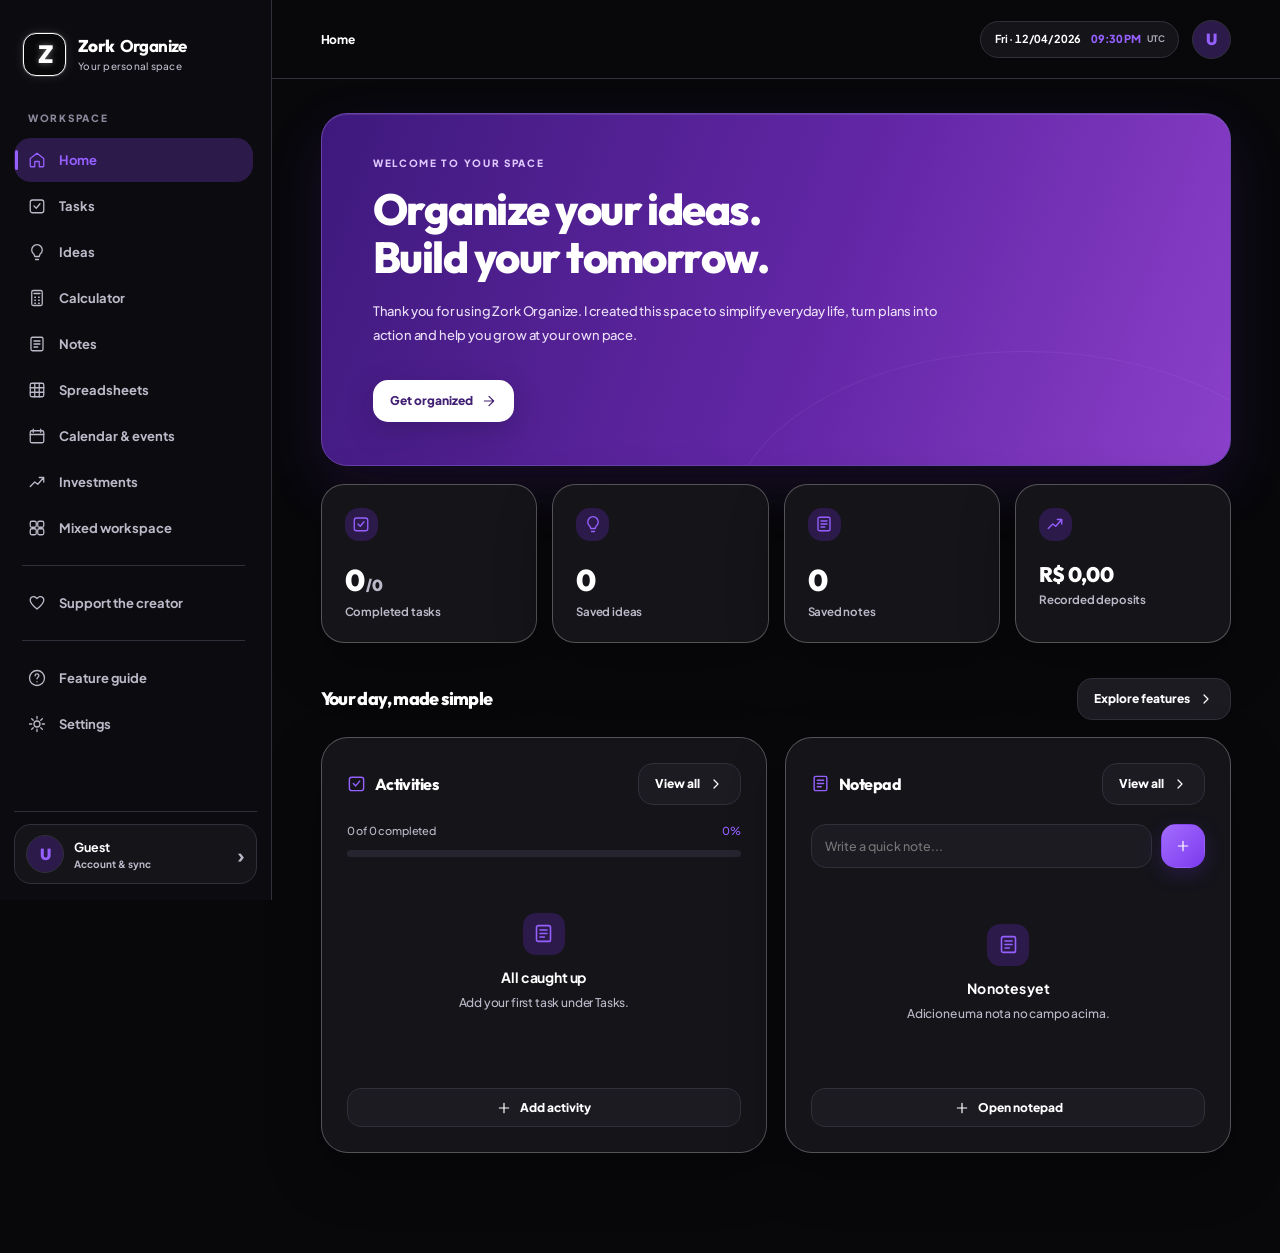
<file: index.html>
<!doctype html>
<html lang="pt-BR">
<head>
  <meta charset="utf-8" />
  <meta name="viewport" content="width=device-width, initial-scale=1, viewport-fit=cover" />
  <meta name="theme-color" content="#08080b" />
  <meta name="zork-version" content="2.2.0-v2-monocromatica" />
  <meta name="description" content="Zork Organiza — seu espaço para tarefas, ideias, notas, planilhas, datas e planejamento financeiro." />
  <link rel="icon" href="[data-uri]" type="image/svg+xml" />
  <style>
@import url('https://fonts.googleapis.com/css2?family=Plus+Jakarta+Sans:wght@400;500;600;650;700;750;800&family=Outfit:wght@400;500;600;700;800;900&display=swap');
:root{color-scheme:dark;font-family:'DM Sans',-apple-system,BlinkMacSystemFont,'Segoe UI',sans-serif;font-size:14px;--bg:#101114;--side:#141519;--surface:#191a1f;--surface2:#202127;--surface3:#292b32;--stroke:#303138;--text:#f3f1f7;--muted:#9b9aa4;--subtle:#6e707b;--accent:#bca4ff;--accent-ink:#191224;--accent-soft:#332942;--mint:#78dbba;--orange:#f5bf81;--red:#ff6e83;--shadow:0 18px 55px rgba(0,0,0,.14);--radius:19px;--radius-sm:12px;--ease:cubic-bezier(.2,.75,.2,1)}
body[data-theme='light']{color-scheme:light;--bg:#f5f6f9;--side:#ffffff;--surface:#ffffff;--surface2:#f1f2f7;--surface3:#e9ebf2;--stroke:#e2e4ed;--text:#21232b;--muted:#707482;--subtle:#a1a5b3;--accent:#7152dc;--accent-ink:#fff;--accent-soft:#ebe5ff;--mint:#17846b;--orange:#a96a21;--red:#dc4d63;--shadow:0 18px 40px rgba(40,42,80,.05)}
body[data-theme='galaxy']{color-scheme:light;--bg:#f1eefa;--side:#faf9ff;--surface:#fffaff;--surface2:#eee7fa;--surface3:#e6dafa;--stroke:#dfd4f2;--text:#2b1f45;--muted:#75678d;--subtle:#a399b6;--accent:#7c51d9;--accent-ink:#fff;--accent-soft:#e9ddff;--mint:#268479;--orange:#a86e34;--red:#d64b76;--shadow:0 16px 45px rgba(79,46,128,.08)}
body[data-theme='galaxy-night']{color-scheme:dark;--bg:#111023;--side:#16132a;--surface:#1c1935;--surface2:#262141;--surface3:#31294d;--stroke:#3c3555;--text:#f5efff;--muted:#b0a3c8;--subtle:#82789f;--accent:#c6a4ff;--accent-ink:#1d1636;--accent-soft:#36294e;--mint:#8fe4db;--orange:#efb9a1;--red:#ff7a9f;--shadow:0 17px 45px rgba(6,4,30,.22)}
body[data-style='mid']{--radius:9px;--radius-sm:6px}
body[data-style='retro']{--radius:5px;--radius-sm:3px;font-family:'Segoe UI',Tahoma,sans-serif}
body[data-style='retro'] .card,body[data-style='retro'] .sidebar,body[data-style='retro'] .panel,body[data-style='retro'] .modal,body[data-style='retro'] .sheet-wrap{box-shadow:inset 0 1px rgba(255,255,255,.055),var(--shadow)}
*{box-sizing:border-box}html{scroll-behavior:smooth}body{margin:0;background:var(--bg);color:var(--text);min-width:320px}button,input,select,textarea{font:inherit}button{cursor:pointer}button:disabled{opacity:.45;cursor:not-allowed}input,textarea,select{outline:0}a{color:var(--accent);text-decoration:none}a:hover{text-decoration:underline}h1,h2,h3,h4,p{margin-top:0}h1,h2,h3{letter-spacing:-.035em}h1,h2{font-family:Manrope,'DM Sans',sans-serif}h1{font-size:clamp(26px,3vw,37px);line-height:1.16;font-weight:800}h2{font-size:20px;font-weight:800}h3{font-size:16px;font-weight:750}small{font-size:11px}::selection{background:var(--accent);color:var(--accent-ink)}::-webkit-scrollbar{width:9px;height:9px}::-webkit-scrollbar-thumb{background:var(--stroke);border-radius:20px}::-webkit-scrollbar-track{background:transparent}
.app{min-height:100vh;display:flex}.sidebar{width:253px;background:var(--side);border-right:1px solid var(--stroke);position:fixed;inset:0 auto 0 0;z-index:15;display:flex;flex-direction:column;padding:30px 14px 18px}.brand{display:flex;align-items:center;gap:12px;margin:1px 9px 44px}.brand-mark{height:41px;width:41px;border-radius:13px;background:var(--accent);color:var(--accent-ink);display:grid;place-items:center;font-weight:900;font-family:Manrope;font-size:21px;letter-spacing:-.13em;padding-right:3px}.brand-mark span{color:#6e50b5}.brand strong{display:block;font-family:Manrope;font-size:17px;letter-spacing:-.06em}.brand strong span{font-weight:500}.brand small{color:var(--muted);display:block;margin-top:2px}.nav-overline{padding:0 17px;color:var(--subtle);font-size:10px;font-weight:800;letter-spacing:.145em;margin-bottom:13px}.nav-item{display:flex;gap:12px;align-items:center;width:100%;background:none;border:0;text-align:left;color:var(--muted);padding:12px 15px;border-radius:11px;min-height:43px;margin:2px 0;font-size:13.5px;font-weight:650;transition:.18s}.nav-item svg{width:18px;height:18px;stroke-width:1.7;flex:none}.nav-item.active{background:var(--accent-soft);color:var(--accent)}.nav-item:hover:not(.active){background:var(--surface2);color:var(--text)}.nav-divider{margin:18px 14px;border-bottom:1px solid var(--stroke)}.side-bottom{margin-top:auto}.backup-state{padding:11px 13px;color:var(--muted);font-size:11.5px;display:flex;align-items:center;gap:8px}.state-dot{width:6px;height:6px;flex:none;border-radius:50%;background:var(--mint)}.account-mini{display:flex;align-items:center;width:100%;text-align:left;background:var(--surface);border:1px solid var(--stroke);color:var(--text);border-radius:12px;padding:11px;gap:10px}.account-mini .avatar,.top-avatar{background:var(--accent-soft);color:var(--accent);display:grid;place-items:center;font-weight:800;border:1px solid var(--stroke);flex:none}.account-mini .avatar{width:34px;height:34px;border-radius:10px}.account-mini strong,.account-mini small{display:block}.account-mini strong{font-size:12px}.account-mini small{margin-top:3px;color:var(--muted)}.mini-arrow{margin-left:auto;font-size:20px;color:var(--muted)}
.main-shell{margin-left:253px;width:calc(100% - 253px);min-height:100vh}.topbar{height:75px;border-bottom:1px solid var(--stroke);display:flex;align-items:center;justify-content:space-between;padding:0 clamp(24px,4vw,56px);background:var(--bg);position:sticky;top:0;z-index:10}.breadcrumbs{font-size:12px;color:var(--muted);font-weight:700}.breadcrumbs span{margin:0 10px;color:var(--subtle)}.topbar-right{display:flex;align-items:center;gap:17px}.top-pill{background:var(--surface);color:var(--muted);border:1px solid var(--stroke);padding:8px 12px;border-radius:999px;font-size:11px;font-weight:750}.top-avatar{width:34px;height:34px;border-radius:50%;cursor:pointer}.mobile-menu{display:none!important}#main{width:min(1400px,100%);padding:40px clamp(24px,4vw,56px) 90px;margin:auto;min-height:calc(100vh - 75px)}
.page-heading{display:flex;justify-content:space-between;gap:20px;align-items:flex-start;margin-bottom:27px}.page-heading h1{margin-bottom:8px}.page-heading p{color:var(--muted);margin:0;font-size:13.5px;line-height:1.6;max-width:670px}.eyebrow{text-transform:uppercase;letter-spacing:.16em;font-size:10px;font-weight:800;color:var(--accent);margin:0 0 12px}.heading-actions{display:flex;align-items:center;gap:9px;flex-wrap:wrap}.btn{background:var(--surface2);color:var(--text);border:1px solid var(--stroke);border-radius:var(--radius-sm);padding:11px 15px;display:inline-flex;align-items:center;justify-content:center;gap:8px;min-height:40px;font-weight:750;font-size:12px;transition:transform .17s,background .17s}.btn:hover{background:var(--surface3);transform:translateY(-1px);text-decoration:none}.btn-primary{background:var(--accent);color:var(--accent-ink);border-color:transparent}.btn-primary:hover{background:var(--accent);filter:brightness(1.08)}.btn-danger{color:var(--red)}.btn-small{padding:8px 11px;min-height:32px}.btn svg,.icon-btn svg{width:16px;height:16px}.icon-btn{width:36px;height:36px;display:inline-grid;place-items:center;border-radius:10px;border:1px solid var(--stroke);background:var(--surface2);color:var(--text);flex:none}.icon-btn:hover{background:var(--surface3)}.card,.panel{background:var(--surface);border:1px solid var(--stroke);border-radius:var(--radius);box-shadow:var(--shadow)}.card{padding:22px}.panel{padding:26px}.card-head{display:flex;align-items:center;justify-content:space-between;gap:15px;margin-bottom:18px}.card-head h3{margin:0}.card-head .btn{flex:none}.section-head{display:flex;justify-content:space-between;align-items:center;margin:32px 0 17px;gap:15px}.section-head h2{font-size:18px;margin:0}.muted{color:var(--muted)}.tiny{font-size:11px}.text-accent{color:var(--accent)}.text-mint{color:var(--mint)}.no-margin{margin:0}.divider{height:1px;background:var(--stroke);margin:19px 0}.badge{display:inline-flex;align-items:center;border-radius:999px;padding:6px 10px;font-size:10px;font-weight:800;background:var(--accent-soft);color:var(--accent)}.empty{display:flex;flex-direction:column;align-items:center;text-align:center;justify-content:center;padding:38px 20px;color:var(--muted)}.empty-icon{font-size:24px;margin-bottom:12px}.empty strong{color:var(--text);margin-bottom:7px}.empty p{max-width:330px;font-size:12px;line-height:1.6}
.hero{border-radius:23px;background:#23212e;color:#f7f5ff;padding:38px 41px;position:relative;overflow:hidden;min-height:251px;display:flex;align-items:center;border:1px solid #3c354b}.hero:after{content:'';position:absolute;right:0;top:0;width:40%;height:100%;opacity:.7;background:radial-gradient(circle at 75% 40%,#8b73c0 1px,transparent 2px) 10px 20px / 48px 48px,radial-gradient(ellipse at 60% 55%,#6c538c65,transparent 61%)}.hero-inner{position:relative;z-index:1;max-width:590px}.hero .eyebrow{color:#cbb7ff}.hero h1{font-size:clamp(25px,3vw,37px);margin-bottom:13px}.hero p{color:#bbb3cb;line-height:1.7;font-size:13px;max-width:540px}.hero .btn{margin-top:9px}.hero-decor{position:absolute;right:8%;top:24%;z-index:1;width:160px;height:160px;border-radius:50%;border:1px solid #c8aafa55;box-shadow:0 0 0 25px #bea4ff09,0 0 0 50px #bea4ff0c;display:grid;place-items:center;font-size:80px;color:#b999ee55;font-family:Manrope;font-weight:900}.stats-grid{display:grid;grid-template-columns:repeat(4,minmax(0,1fr));gap:13px;margin-top:18px}.stat-card{padding:19px 21px}.stat-icon{display:grid;place-items:center;width:33px;height:33px;border-radius:10px;background:var(--surface2);margin-bottom:20px;color:var(--accent)}.stat-icon svg{width:18px;height:18px}.stat-number{font-family:Manrope;font-size:27px;font-weight:800;letter-spacing:-.055em;margin-bottom:5px}.stat-label{font-size:11.5px;color:var(--muted);font-weight:650}.dashboard-grid{display:grid;grid-template-columns:1.4fr 1fr;gap:17px}.task-line{display:flex;align-items:center;gap:11px;padding:12px 0;border-bottom:1px solid var(--stroke)}.task-line:last-child{border-bottom:0}.check-ui{width:18px;height:18px;accent-color:var(--accent);cursor:pointer;flex:none}.task-title.done{text-decoration:line-through;color:var(--subtle)}.task-title{flex:1;font-size:12.5px;min-width:0;overflow:hidden;text-overflow:ellipsis;white-space:nowrap}.task-date{font-size:10px;color:var(--muted)}.progress-track{height:7px;background:var(--surface3);border-radius:50px;overflow:hidden}.progress-fill{height:100%;background:var(--accent);border-radius:50px;transition:width .25s}.feature-list{display:grid;gap:11px}.feature-item{display:flex;gap:12px;align-items:flex-start;padding:12px;border-radius:12px;background:var(--surface2)}.feature-icon{font-size:17px;flex:none}.feature-item strong{font-size:12px}.feature-item p{font-size:11px;color:var(--muted);line-height:1.5;margin:4px 0 0}
.form-input,.form-textarea,.form-select{width:100%;border:1px solid var(--stroke);border-radius:var(--radius-sm);padding:11px 13px;background:var(--surface2);color:var(--text);font-size:12.5px;min-height:41px}.form-input:focus,.form-textarea:focus,.form-select:focus{border-color:var(--accent)}.form-textarea{resize:vertical;min-height:90px;line-height:1.55}.form-label{display:block;font-size:11px;font-weight:750;color:var(--muted);margin-bottom:8px}.form-group{margin-bottom:15px}.form-row{display:flex;gap:10px;align-items:center}.form-row>*{min-width:0}.form-grid{display:grid;grid-template-columns:repeat(2,minmax(0,1fr));gap:15px}.segmented{display:inline-flex;align-items:center;gap:4px;background:var(--surface2);border-radius:var(--radius-sm);padding:4px;border:1px solid var(--stroke);flex-wrap:wrap}.segmented button{border:none;border-radius:8px;color:var(--muted);background:transparent;padding:9px 12px;font-size:11.5px;font-weight:750}.segmented button.selected{background:var(--surface3);color:var(--text);box-shadow:0 2px 7px #00000012}.toolbar{display:flex;gap:9px;align-items:center;flex-wrap:wrap;margin-bottom:17px}.toolbar .search{flex:1;min-width:150px;max-width:430px}.toolbar select{min-width:140px}.split-grid{display:grid;grid-template-columns:1.25fr .75fr;gap:18px}.stack{display:grid;gap:13px}.item-list{display:grid;gap:9px}.list-card{display:flex;align-items:center;gap:12px;background:var(--surface);border:1px solid var(--stroke);border-radius:var(--radius-sm);padding:13px 15px}.list-card .grow{flex:1;min-width:0}.list-card strong{font-size:12.5px;display:block;overflow:hidden;text-overflow:ellipsis}.list-card small{color:var(--muted);display:block;margin-top:4px}.mini-label{font-size:10px;color:var(--muted);font-weight:750;text-transform:uppercase;letter-spacing:.09em}.pill{border-radius:100px;background:var(--surface2);border:1px solid var(--stroke);padding:5px 9px;font-size:10px;color:var(--muted);font-weight:700}.pill.purple{background:var(--accent-soft);color:var(--accent)}
.note-grid{display:grid;grid-template-columns:repeat(3,minmax(0,1fr));gap:15px;align-items:start}.note-card{background:var(--surface);border:1px solid var(--stroke);border-radius:var(--radius);overflow:hidden;min-height:198px;transition:transform .2s}.note-card:hover{transform:translateY(-2px)}.note-card .note-top{display:flex;align-items:center;justify-content:space-between;padding:14px 14px 0}.note-card input,.note-card textarea{border:0;background:none;color:inherit;width:100%;resize:none;outline:none;display:block}.note-card .note-title{padding:10px 16px 2px;font-size:13px;font-weight:800}.note-card .note-content{padding:8px 16px 12px;min-height:110px;line-height:1.6;font-size:12px}.note-card .note-foot{border-top:1px solid #8882;display:flex;justify-content:space-between;align-items:center;padding:9px 12px}.note-card .note-foot button{background:none;border:0;color:inherit;opacity:.7}.note-card[data-color='rose']{background:#39252e;color:#fff1f5;border-color:#6b3f50}.note-card[data-color='lavender']{background:#312841;color:#f9f0ff;border-color:#544069}.note-card[data-color='sage']{background:#233a32;color:#edfff5;border-color:#3b6050}.note-card[data-color='gold']{background:#403321;color:#fff6df;border-color:#65502b}body[data-theme='light'] .note-card[data-color='rose'],body[data-theme='galaxy'] .note-card[data-color='rose']{background:#ffe3ea;color:#522d3b;border-color:#f4c8d4}body[data-theme='light'] .note-card[data-color='lavender'],body[data-theme='galaxy'] .note-card[data-color='lavender']{background:#eee1ff;color:#46345d;border-color:#dbc8f4}body[data-theme='light'] .note-card[data-color='sage'],body[data-theme='galaxy'] .note-card[data-color='sage']{background:#dff6eb;color:#285641;border-color:#c6e6d3}body[data-theme='light'] .note-card[data-color='gold'],body[data-theme='galaxy'] .note-card[data-color='gold']{background:#fff0cc;color:#645030;border-color:#f3dda3}.color-row{display:flex;gap:7px;align-items:center}.color-dot{width:19px;height:19px;border-radius:50%;border:2px solid #ffffff45;cursor:pointer}.color-dot.current{outline:2px solid var(--accent);outline-offset:2px}
.shelf{padding:24px 20px;background:var(--surface);border:1px solid var(--stroke);border-radius:var(--radius)}.shelf-grid{display:grid;grid-template-columns:repeat(5,minmax(0,1fr));gap:18px 14px}.shelf-doc{height:170px;text-align:left;display:flex;flex-direction:column;justify-content:space-between;padding:18px 14px;background:var(--surface2);border:1px solid var(--stroke);border-radius:7px 15px 7px 7px;position:relative;color:var(--text);transition:.2s}.shelf-doc:hover{transform:translateY(-4px)}.shelf-doc:before{content:'';position:absolute;top:-7px;left:50%;height:12px;width:20px;background:var(--surface3);border-radius:4px}.shelf-doc:after{content:'';position:absolute;right:0;top:0;border-top:22px solid var(--accent-soft);border-left:22px solid transparent}.shelf-doc .doc-symbol{color:var(--accent);font-size:26px;font-weight:850}.shelf-doc strong{font-size:11.5px;line-height:1.3;overflow-wrap:anywhere}.shelf-doc small{color:var(--muted)}.word-frame{max-width:980px;margin:auto}.word-menu{background:var(--surface);border:1px solid var(--stroke);border-radius:var(--radius) var(--radius) 0 0;padding:11px 15px}.word-controls{display:flex;gap:6px;align-items:center;flex-wrap:wrap}.word-controls select,.word-controls input[type=color]{background:var(--surface2);color:var(--text);border:1px solid var(--stroke);border-radius:6px;height:32px;padding:3px 7px}.word-controls select{font-size:11px}.word-controls .icon-btn{width:31px;height:31px;border-radius:6px}.word-page-wrap{background:#b9b9be17;border:1px solid var(--stroke);border-top:0;border-radius:0 0 var(--radius) var(--radius);padding:28px 18px;min-height:640px}.word-page{width:min(100%,790px);margin:0 auto;min-height:900px;padding:64px clamp(24px,7%,72px);background:#fff;color:#191c25;box-shadow:0 5px 24px #0002;outline:none;line-height:1.6;font-family:Arial,sans-serif;font-size:14px;overflow-wrap:anywhere}.word-page:focus{box-shadow:0 0 0 2px var(--accent),0 5px 24px #0002}.word-page h1{font-size:26px}.word-page img{max-width:100%}
.sheet-wrap{overflow:auto;border:1px solid var(--stroke);border-radius:var(--radius);background:var(--surface);max-width:100%;max-height:570px}.sheet-grid{border-spacing:0;table-layout:fixed;font-size:11.5px;min-width:max-content}.sheet-grid th,.sheet-grid td{border-right:1px solid var(--stroke);border-bottom:1px solid var(--stroke);min-width:112px;width:112px;height:29px;position:relative}.sheet-grid th{background:var(--surface2);color:var(--muted);font-weight:700;text-align:center;position:sticky;top:0;z-index:2}.sheet-grid .row-number{position:sticky;left:0;z-index:1;min-width:48px;width:48px;background:var(--surface2);color:var(--muted);text-align:center}.sheet-grid thead .row-number{z-index:3}.sheet-grid td input{width:100%;height:28px;border:0;background:none;color:var(--text);padding:5px 7px;border-radius:0;font-size:11px}.sheet-grid td input:focus{outline:2px solid var(--accent);outline-offset:-2px;background:var(--surface2)}.sheet-tabs{display:flex;gap:6px;align-items:center;flex-wrap:wrap;margin:12px 0}.sheet-tabs .btn.active{background:var(--accent-soft);color:var(--accent)}.formula-bar{display:flex;align-items:center;gap:10px;margin:13px 0}.formula-bar .cell-label{font-size:11px;font-weight:800;color:var(--accent);min-width:44px}.formula-bar .form-input{flex:1}.sheet-list-grid{display:grid;grid-template-columns:repeat(3,minmax(0,1fr));gap:15px}.book-card{cursor:pointer}.book-icon{display:grid;place-items:center;width:42px;height:42px;color:var(--mint);border-radius:12px;background:var(--surface2);margin-bottom:26px;font-size:20px}.book-card h3{margin-bottom:6px}.book-card p{font-size:11px;color:var(--muted);margin-bottom:0}
.calendar-layout{display:grid;grid-template-columns:minmax(0,1.35fr) minmax(290px,.65fr);gap:17px}.calendar-toolbar{display:flex;gap:10px;align-items:center;justify-content:space-between;margin-bottom:24px}.calendar-toolbar h2{margin:0}.calendar-grid{display:grid;grid-template-columns:repeat(7,minmax(0,1fr));gap:7px}.weekday{text-align:center;font-size:10px;color:var(--muted);font-weight:800;padding:11px 0}.day{background:var(--surface2);border:1px solid transparent;border-radius:var(--radius-sm);min-height:82px;display:flex;align-items:flex-start;justify-content:flex-start;padding:12px;color:var(--text);font-size:12px;position:relative}.day:hover{border-color:var(--accent)}.day.muted-day{opacity:.28;pointer-events:none}.day.today{color:var(--accent);font-weight:900}.day.selected{border-color:var(--accent);background:var(--accent-soft)}.event-dot{position:absolute;right:10px;top:11px;border-radius:50%;width:7px;height:7px;background:var(--red)}.calendar-side h3{font-size:18px;margin-bottom:8px}.event-entry{padding:11px 12px;border-left:3px solid var(--red);background:var(--surface2);border-radius:6px;margin-bottom:9px}.event-entry strong{font-size:12px}.event-entry p{margin:7px 0 0;color:var(--muted);font-size:11px;white-space:pre-wrap}
.invest-grid{display:grid;grid-template-columns:1.05fr .95fr;gap:17px}.result-card{background:var(--accent-soft);border:1px solid var(--stroke);border-radius:var(--radius);padding:25px}.result-main{font-family:Manrope;font-size:clamp(24px,3.2vw,39px);font-weight:800;color:var(--text);letter-spacing:-.06em}.result-card .mini-label{color:var(--muted)}.result-split{display:grid;grid-template-columns:repeat(2,1fr);gap:12px;margin-top:25px}.result-split strong{display:block;font-size:16px;margin-top:7px}.invest-row{display:flex;align-items:center;justify-content:space-between;gap:10px;padding:10px 0;border-bottom:1px solid var(--stroke);font-size:12px}.invest-row:last-child{border:0}.invest-row b{font-size:12.5px}.monthly-grid{display:grid;grid-template-columns:repeat(3,minmax(0,1fr));gap:13px}.month-card{padding:17px}.month-card h3{margin:0 0 14px}.week-row{display:flex;align-items:center;gap:8px;margin-bottom:9px}.week-row label{color:var(--muted);font-size:10px;flex:1}.week-row input{width:110px;text-align:right;height:33px;min-height:33px;padding:7px 9px;font-size:11px}.month-total{text-align:right;color:var(--accent);font-weight:800;font-size:12px;margin-top:10px;padding-top:10px;border-top:1px solid var(--stroke)}
.calc{max-width:360px;margin:auto;background:var(--surface);padding:18px;border:1px solid var(--stroke);border-radius:23px}.calc-display{min-height:114px;display:flex;flex-direction:column;justify-content:flex-end;align-items:flex-end;padding:14px 10px 19px;overflow:hidden}.calc-sub{font-size:12px;color:var(--muted);min-height:18px}.calc-value{font-size:37px;font-family:Manrope;font-weight:750;letter-spacing:-.05em;max-width:100%;overflow:auto}.calc-keys{display:grid;grid-template-columns:repeat(4,1fr);gap:8px}.calc-key{height:58px;border:1px solid var(--stroke);background:var(--surface2);border-radius:14px;color:var(--text);font-size:17px;font-weight:650}.calc-key:hover{background:var(--surface3)}.calc-key.function{color:var(--accent)}.calc-key.equals{background:var(--accent);color:var(--accent-ink)}.calc-key.equals:hover{filter:brightness(1.1)}.calc-mini{max-width:none;padding:10px;border:none;background:none}.calc-mini .calc-key{height:40px;border-radius:8px;font-size:13px}.calc-mini .calc-display{min-height:67px}.calc-mini .calc-value{font-size:25px}
.mix-grid{display:grid;grid-template-columns:repeat(2,minmax(0,1fr));gap:16px}.mix-widget{min-height:300px}.mix-widget .card-head{margin-bottom:12px}.mix-widget .widget-content{overflow:auto;max-height:310px}.widget-content .list-card{padding:10px 0;background:transparent;border:0;border-bottom:1px solid var(--stroke)}.widget-content .list-card:last-child{border:0}
.theme-grid{display:grid;grid-template-columns:repeat(4,minmax(0,1fr));gap:13px}.theme-choice{background:var(--surface);color:var(--text);border:2px solid var(--stroke);border-radius:var(--radius);padding:12px;text-align:left}.theme-choice.selected{border-color:var(--accent)}.theme-preview{height:90px;border-radius:9px;display:flex;gap:7px;padding:12px;margin-bottom:10px;overflow:hidden}.theme-preview .tp-side{width:29%;border-radius:5px}.theme-preview .tp-main{flex:1;border-radius:5px;display:flex;flex-direction:column;gap:7px;padding:8px}.theme-preview .tp-main span{display:block;width:85%;height:9px;border-radius:3px;opacity:.6}.theme-choice strong,.theme-choice small{display:block}.theme-choice strong{font-size:11.5px}.theme-choice small{margin-top:4px;color:var(--muted)}.style-grid{display:grid;grid-template-columns:repeat(3,minmax(0,1fr));gap:13px}.style-choice{border:1px solid var(--stroke);background:var(--surface2);padding:14px;border-radius:var(--radius-sm);color:var(--text);text-align:left}.style-choice.selected{border-color:var(--accent);background:var(--accent-soft)}.style-choice strong{display:block;margin-bottom:5px}.style-choice small{color:var(--muted)}.settings-stack{display:grid;gap:20px}.settings-block{padding:23px}.settings-block h3{margin-bottom:7px}.settings-block>p{color:var(--muted);font-size:12px;line-height:1.6;margin-bottom:19px}.auth-card{max-width:500px}.auth-tabs{display:flex;gap:8px;margin-bottom:17px}.auth-tabs button{flex:1}.donation-layout{display:grid;grid-template-columns:1.2fr .8fr;gap:17px}.donation-qr{background:#fff;border-radius:12px;width:220px;max-width:100%;padding:14px;display:block;margin:14px auto}.donation-message{font-size:14px;line-height:1.9;color:var(--muted)}.pix-code{word-break:break-all;font-size:11px;color:var(--muted);padding:14px;border:1px solid var(--stroke);background:var(--surface2);border-radius:var(--radius-sm);line-height:1.7}.notice{padding:12px 15px;border:1px solid var(--stroke);border-radius:var(--radius-sm);font-size:11px;color:var(--muted);line-height:1.6;background:var(--surface2)}.notice strong{color:var(--text)}.help-grid{display:grid;grid-template-columns:repeat(2,1fr);gap:14px}.help-card{padding:20px}.help-card h3{margin:0 0 8px}.help-card p{color:var(--muted);font-size:12px;line-height:1.7;margin:0}
#modal-root:empty{display:none}.modal-overlay{position:fixed;inset:0;background:#000a;z-index:30;display:grid;place-items:center;padding:20px;backdrop-filter:blur(4px)}.modal{background:var(--surface);border:1px solid var(--stroke);border-radius:18px;padding:24px;width:min(100%,450px);max-height:90vh;overflow:auto;box-shadow:0 25px 80px #0005}.modal-head{display:flex;justify-content:space-between;align-items:center;margin-bottom:18px}.modal h2{margin:0}#toast-root{position:fixed;right:20px;bottom:22px;z-index:40;display:grid;gap:8px}.toast{padding:12px 16px;background:var(--surface3);border:1px solid var(--stroke);box-shadow:0 10px 30px #0003;border-radius:12px;font-size:12px;color:var(--text);max-width:350px;animation:toast-in .2s ease}.fade-rise{animation:rise-in .5s var(--ease) both}@keyframes rise-in{from{opacity:0;transform:translateY(14px)}to{opacity:1;transform:translateY(0)}}@keyframes toast-in{from{opacity:0;transform:translateY(8px)}to{opacity:1;transform:translateY(0)}}
@media(max-width:1250px){.note-grid{grid-template-columns:repeat(2,1fr)}.monthly-grid{grid-template-columns:repeat(2,1fr)}.shelf-grid{grid-template-columns:repeat(4,1fr)}}
@media(max-width:990px){.sidebar{transform:translateX(-101%);transition:transform .25s;box-shadow:0 0 40px #0005}.sidebar.open{transform:translateX(0)}.sidebar-scrim.open{display:block;position:fixed;inset:0;background:#0008;z-index:14}.main-shell{margin-left:0;width:100%}.mobile-menu{display:inline-grid!important;margin-right:12px}.breadcrumbs{margin-right:auto}.topbar{justify-content:flex-start}.topbar-right{margin-left:auto}.stats-grid{grid-template-columns:repeat(2,1fr)}}
@media(max-width:700px){#main{padding:24px 15px 65px}.topbar{height:62px;padding:0 15px}.top-pill{display:none}.page-heading{align-items:stretch;flex-direction:column}.page-heading h1{font-size:29px}.hero{padding:27px 24px;min-height:235px}.hero-decor{opacity:.18;right:1%}.dashboard-grid,.split-grid,.calendar-layout,.invest-grid,.donation-layout{grid-template-columns:1fr}.calendar-layout{gap:12px}.stats-grid{gap:9px}.stat-card{padding:16px}.stat-number{font-size:23px}.note-grid,.sheet-list-grid,.monthly-grid,.mix-grid,.help-grid{grid-template-columns:1fr}.shelf-grid{grid-template-columns:repeat(2,minmax(0,1fr))}.theme-grid,.style-grid{grid-template-columns:repeat(2,minmax(0,1fr))}.panel{padding:17px}.card{padding:17px}.day{min-height:48px;padding:8px;font-size:11px}.calendar-grid{gap:3px}.event-dot{right:5px;top:6px;width:6px;height:6px}.calendar-toolbar h2{font-size:17px}.form-grid{grid-template-columns:1fr}.word-page-wrap{padding:12px 4px}.word-page{min-height:650px;padding:34px 18px}.word-controls{gap:4px}.word-controls select{max-width:145px}.sheet-grid th,.sheet-grid td{min-width:96px;width:96px}.heading-actions{width:100%}.toolbar .search{max-width:100%}.result-main{font-size:29px}}
@media(min-width:701px) and (max-width:1150px){.dashboard-grid{grid-template-columns:1fr}.calendar-layout{grid-template-columns:1fr}.invest-grid{grid-template-columns:1fr}.theme-grid{grid-template-columns:repeat(2,1fr)}}
@media(prefers-reduced-motion:reduce){*,*:before,*:after{animation:none!important;transition:none!important;scroll-behavior:auto!important}}

/* Zork Organiza V2 — higher-contrast identity, responsive layout and motion */
:root{font-family:'Plus Jakarta Sans',system-ui,-apple-system,sans-serif;--bg:#09090c;--side:#0d0d11;--surface:#141419;--surface2:#1b1b22;--surface3:#25252e;--stroke:#2b2b35;--text:#fdfcff;--muted:#b2b0be;--subtle:#777681;--accent:#9256ff;--accent-ink:#fff;--accent-soft:#302044;--mint:#45e5b2;--orange:#fdb96e;--red:#ff647f;--shadow:0 15px 50px rgba(0,0,0,.20);--radius:22px;--radius-sm:13px}
body[data-theme='dark']{color-scheme:dark;--bg:#08080b;--side:#0c0c10;--surface:#141419;--surface2:#1c1b22;--surface3:#25242f;--stroke:#30303a;--text:#fff;--muted:#bcbac9;--subtle:#8d899d;--accent:#9560ff;--accent-ink:#fff;--accent-soft:#2c1a4a;--shadow:0 20px 55px rgba(0,0,0,.33)}
body[data-theme='light']{color-scheme:light;--bg:#f6f6f9;--side:#fff;--surface:#fff;--surface2:#f1f1f7;--surface3:#e9e7f3;--stroke:#e2e0e9;--text:#161322;--muted:#666277;--subtle:#9692a3;--accent:#7038ed;--accent-ink:#fff;--accent-soft:#ede5ff;--shadow:0 16px 45px rgba(35,21,61,.06)}
body[data-theme='galaxy']{color-scheme:light;--bg:#f4f0ff;--side:#fbf8ff;--surface:#fffaff;--surface2:#f0e9ff;--surface3:#e5d9fe;--stroke:#dfd4f3;--text:#25153c;--muted:#695680;--subtle:#9b87b3;--accent:#7539e6;--accent-ink:#fff;--accent-soft:#ebdcff;--shadow:0 22px 50px rgba(83,44,131,.10)}
body[data-theme='galaxy-night']{color-scheme:dark;--bg:#100b25;--side:#150e2c;--surface:#1d1539;--surface2:#281d49;--surface3:#342656;--stroke:#463963;--text:#fcf9ff;--muted:#c6b7e0;--subtle:#9582ba;--accent:#ba78ff;--accent-ink:#190e2b;--accent-soft:#423064;--shadow:0 20px 48px rgba(7,2,30,.35)}
body[data-style='mid']{--radius:10px;--radius-sm:8px}
body[data-style='retro']{--radius:5px;--radius-sm:3px}
body{font-family:'Plus Jakarta Sans',system-ui,sans-serif;font-weight:500;letter-spacing:-.012em;background:var(--bg)}
h1,h2,h3,h4,.brand strong,.stat-number{font-family:'Outfit','Plus Jakarta Sans',sans-serif;letter-spacing:-.035em}
h1{font-weight:800;font-size:clamp(31px,3.3vw,46px);line-height:1.10}h2{font-weight:800;font-size:23px}h3{font-weight:750;font-size:17px}
button{font-weight:700}button:focus-visible,a:focus-visible,input:focus-visible,textarea:focus-visible,select:focus-visible{outline:2px solid var(--accent);outline-offset:3px}
.sidebar{width:272px;background:var(--side);padding:25px 14px 16px}.main-shell{margin-left:272px;width:calc(100% - 272px)}
.brand{gap:12px;margin:0 8px 31px;padding:7px 1px 5px;min-height:56px}.brand-mark{height:45px;width:45px;border-radius:15px;background:linear-gradient(145deg,#ae7aff,#7630ec);color:#fff;box-shadow:0 9px 25px #8b4aff40;font-size:24px;letter-spacing:normal;padding:0;overflow:hidden;display:grid;place-items:center}.brand strong{font-weight:900;font-size:18px;letter-spacing:-.045em;line-height:1.15}.brand strong span{font-weight:600}.brand small{font-size:10.5px;letter-spacing:.025em;margin-top:5px}
.nav-overline{color:var(--subtle);margin:0 0 12px;padding-left:14px;letter-spacing:.17em;font-size:10px}.sidebar nav{overflow-y:auto;overflow-x:hidden;min-height:0;scrollbar-width:thin;flex:1;padding:0 4px 16px 0}.nav-item{font-size:13px;min-height:44px;font-weight:700;border-radius:12px;padding:12px 14px;gap:13px;position:relative;margin:2px 0;color:var(--muted)}.nav-item svg{width:18px;height:18px}.nav-item.active{background:var(--accent-soft);color:var(--accent)}.nav-item.active::before{content:'';position:absolute;left:1px;top:12px;bottom:12px;width:3px;background:var(--accent);border-radius:5px}.nav-divider{margin:15px 8px}.side-bottom{padding-top:12px;border-top:1px solid var(--stroke)}
.account-mini{background:var(--surface);padding:10px 11px;border-radius:15px}.account-mini strong{font-size:12.5px}.account-mini small{font-size:10px}.account-mini .avatar,.top-avatar{background:var(--accent-soft);color:var(--accent);border:1px solid var(--stroke);overflow:hidden}.account-mini .avatar{width:38px;height:38px;border-radius:12px}.avatar-image{display:block;width:100%;height:100%;object-fit:cover}.avatar-glyph{font-size:1.35em;line-height:1}.avatar-letter{font-family:'Outfit',sans-serif;font-weight:850;font-size:1.23em;line-height:1;text-transform:uppercase}
.topbar{height:79px;background:var(--bg);padding-inline:clamp(22px,3.8vw,58px);border-bottom:1px solid var(--stroke);gap:16px}.topbar-right{gap:12px}.breadcrumbs{font-size:12px;font-weight:750;white-space:nowrap;overflow:hidden;text-overflow:ellipsis}.top-pill{display:flex;align-items:center;gap:10px;background:var(--surface);padding:9px 14px;font-size:11px;color:var(--text);font-weight:800;white-space:nowrap;min-height:37px}.top-clock{display:inline-flex;align-items:center;gap:6px;color:var(--accent);font-variant-numeric:tabular-nums;font-weight:850}.timezone{font-size:9px;color:var(--muted);font-weight:700;opacity:.9}.top-avatar{width:40px;height:40px;border:1px solid var(--stroke);font-size:17px;box-shadow:0 0 0 3px rgba(138,84,255,.12)}
#main{padding:34px clamp(22px,3.8vw,58px) 100px;min-height:calc(100vh - 79px);width:min(1550px,100%)}.page-heading{margin-bottom:28px}.page-heading h1{margin-bottom:9px}.page-heading p{font-size:13px;max-width:720px;line-height:1.75}.eyebrow{color:var(--accent);font-size:10px;font-weight:850;letter-spacing:.17em;margin-bottom:12px}
.card,.panel{background:var(--surface);border-color:var(--stroke);box-shadow:var(--shadow);transition:border-color .18s,box-shadow .18s}.card:hover,.panel:hover{border-color:color-mix(in srgb,var(--accent) 26%,var(--stroke))}.card{padding:23px}.panel{padding:27px}.btn{font-family:'Plus Jakarta Sans',sans-serif;font-size:12px;font-weight:800;border-radius:var(--radius-sm);min-height:42px;padding:11px 16px;transition:background .2s,border-color .2s,transform .2s,box-shadow .2s}.btn-primary{background:linear-gradient(135deg,#a36cff,#7c3aed);color:#fff;border:1px solid transparent;box-shadow:0 6px 20px rgba(117,55,228,.22)}.btn-primary:hover{background:linear-gradient(135deg,#b584ff,#8c4bfd);box-shadow:0 8px 24px rgba(117,55,228,.32)}.icon-btn{border-radius:11px}.form-input,.form-textarea,.form-select{border-radius:var(--radius-sm)}
.hero{position:relative;min-height:298px;display:flex;align-items:center;padding:43px clamp(28px,4vw,55px);border-radius:26px;background:radial-gradient(circle at 75% 18%,rgba(168,95,255,.40),transparent 33%),linear-gradient(111deg,#241346 0%,#32155f 52%,#5631ab 100%);border:1px solid #6842ab;box-shadow:inset 0 1px rgba(255,255,255,.10),0 22px 55px rgba(85,34,153,.2);color:#fff;isolation:isolate;overflow:hidden}.hero::before{content:'';position:absolute;inset:0;background-image:radial-gradient(rgba(255,255,255,.18) 1px,transparent 1px);background-size:25px 25px;opacity:.18;mask-image:linear-gradient(to right,transparent 12%,#000)}.hero::after{content:'';position:absolute;inset:auto -10% -68% auto;width:65%;aspect-ratio:1;border:1px solid rgba(210,179,255,.3);border-radius:50%;background:transparent;box-shadow:0 0 0 62px rgba(177,102,255,.05),0 0 0 132px rgba(180,100,255,.05);opacity:1}.hero-inner{max-width:min(650px,74%);z-index:2}.hero .eyebrow{color:#dfc8ff;margin-bottom:16px}.hero h1{font-size:clamp(34px,3.6vw,53px);line-height:1.06;letter-spacing:-.035em;margin:0 0 18px;color:#fff}.hero p{font-size:13px;line-height:1.85;max-width:575px;color:#eadff7;margin:0 0 24px}.hero .btn-primary{background:#fff;color:#422073;box-shadow:0 9px 28px #1c103345}.hero .btn-primary:hover{background:#f3eaff}.hero-decor{position:absolute;right:6%;top:50%;transform:translateY(-50%);z-index:1;font-size:initial;opacity:1;pointer-events:none}.hero-orb{display:grid;place-items:center;width:clamp(115px,13vw,210px);height:clamp(115px,13vw,210px);background:linear-gradient(145deg,#b46fff,#7338ec);border:9px solid rgba(246,220,255,.15);border-radius:37%;box-shadow:0 20px 70px rgba(6,2,26,.23),0 0 0 16px rgba(255,255,255,.06);color:#fff;font-size:clamp(52px,8vw,110px);font-family:'Outfit',sans-serif;font-weight:800;transform:rotate(-10deg);overflow:hidden}.hero-orb .avatar-image{transform:rotate(10deg) scale(1.2)}.hero-orb .avatar-letter,.hero-orb .avatar-glyph{transform:rotate(10deg)}
.stat-number{font-size:30px;font-weight:850}.stat-card{min-height:152px}.stat-icon{background:var(--accent-soft);color:var(--accent);border-radius:13px}.stats-grid{gap:15px}.section-head{margin-top:35px}.feature-icon{color:var(--accent)}.progress-fill{background:linear-gradient(90deg,#8b45ff,#b18aff)}.check-ui{accent-color:var(--accent)}
.reveal-on-scroll{opacity:0;transform:translateY(18px);transition:opacity .55s cubic-bezier(.2,.7,.2,1),transform .6s cubic-bezier(.2,.7,.2,1);transition-delay:var(--reveal-delay,0ms)}.reveal-on-scroll.is-visible{opacity:1;transform:translateY(0)}.fade-rise{animation:fadeInUp .45s ease-out both}@keyframes fadeInUp{from{opacity:0;translate:0 10px}to{opacity:1;translate:0 0}}
.settings-stack{max-width:1060px}.profile-hero{display:flex;align-items:center;gap:19px;flex-wrap:wrap;padding:20px;border-radius:17px;background:var(--surface2);border:1px solid var(--stroke);margin:13px 0 22px}.profile-preview{width:78px;height:78px;flex:none;border-radius:24px;display:grid;place-items:center;font-size:43px;font-weight:850;color:var(--accent);background:var(--accent-soft);border:1px solid var(--stroke);overflow:hidden}.profile-preview .avatar-letter{font-size:1.25em}.profile-preview .avatar-image{object-fit:cover}.profile-hero h3{margin:0 0 5px}.profile-hero p{margin:0;font-size:12px;color:var(--muted)}.profile-tools{display:grid;grid-template-columns:minmax(0,1fr) auto;align-items:end;gap:16px;margin:15px 0}.icon-choices{display:flex;gap:8px;flex-wrap:wrap;margin:11px 0 7px}.profile-icon{width:43px;height:43px;flex:none;border:1px solid var(--stroke);border-radius:12px;background:var(--surface2);color:var(--text);font-size:20px;font-family:'Outfit';font-weight:800}.profile-icon.active,.profile-icon:hover{border-color:var(--accent);color:var(--accent);background:var(--accent-soft)}.file-label{display:inline-flex;align-items:center;gap:8px;cursor:pointer}.file-label input{display:none}.profile-action-row{display:flex;flex-wrap:wrap;gap:9px;margin:17px 0 3px}.regional-grid{display:grid;grid-template-columns:repeat(2,minmax(0,1fr));gap:16px}.regional-grid select{width:100%}.account-status-line{color:var(--muted);font-size:11px;margin-top:12px}
body[data-theme='galaxy'] .hero{background:radial-gradient(circle at 82% 15%,rgba(235,148,255,.42),transparent 45%),linear-gradient(110deg,#5630a5,#9447c8);border-color:#9a66df}
body[data-theme='galaxy-night'] .hero{background:radial-gradient(circle at 78% 20%,rgba(205,91,255,.25),transparent 43%),linear-gradient(112deg,#251252,#542189 65%,#3e2180);border-color:#7741aa}
@media(max-width:1150px){.sidebar{width:244px}.main-shell{margin-left:244px;width:calc(100% - 244px)}.brand strong{font-size:16px}.top-pill{padding:8px 10px}.timezone{display:none}}
@media(max-width:900px){.sidebar{width:275px}.main-shell{width:100%;margin-left:0}.topbar{height:69px;padding-inline:18px}.mobile-menu{display:inline-grid!important}.top-pill{font-size:10.5px}.hero{min-height:270px;padding:32px}.hero-inner{max-width:78%}.hero-orb{width:120px;height:120px;font-size:57px}.hero-decor{right:3%}#main{padding:27px 18px 80px}}
@media(max-width:640px){.topbar{gap:7px}.breadcrumbs{font-size:11px}.topbar-right{gap:8px}.top-pill{font-size:10px;padding:7px 9px;gap:6px}.top-avatar{width:34px;height:34px}.hero{padding:31px 25px;min-height:310px}.hero-inner{max-width:100%}.hero h1{font-size:clamp(32px,8vw,43px);max-width:490px}.hero p{max-width:95%;font-size:12.5px}.hero-decor{opacity:.13;right:-8%;top:38%}.hero-orb{height:190px;width:190px;font-size:90px}.regional-grid,.profile-tools{grid-template-columns:1fr}.profile-preview{width:65px;height:65px;font-size:34px}.page-heading h1{font-size:32px}.card,.panel{padding:19px}.stat-card{min-height:133px}.stat-number{font-size:26px}}
@media(max-width:395px){.breadcrumbs{max-width:86px}.top-pill{font-size:9px}.top-clock{font-size:9px}}
@media(prefers-reduced-motion:reduce){*,*:before,*:after{animation:none!important;transition:none!important;scroll-behavior:auto!important}.reveal-on-scroll{opacity:1!important;transform:none!important}}

.brand-mark .avatar-glyph,.brand-mark .avatar-letter{color:#fff}.top-pill{display:flex!important}

/* V2 AJUSTADA — modificacoes pequenas, conservando toda a identidade V2. */
.brand{min-width:0;align-items:center}
.brand-copy{min-width:0;flex:1}
.brand-copy strong{display:flex;align-items:baseline;flex-wrap:nowrap;gap:5px;font-family:'Outfit',sans-serif;font-size:17px;letter-spacing:-.035em;white-space:nowrap}
.brand-copy .brand-base{font-weight:850;color:var(--text)}
.brand-copy .brand-suffix{font-weight:700;color:var(--text)}
.brand-copy small{font-size:10px;white-space:nowrap;overflow:hidden;text-overflow:ellipsis}
.brand-mark{flex:none;width:43px;height:43px;border-radius:13px;padding:0;background:#1b1527;color:#fff;border:1px solid color-mix(in srgb,var(--accent) 55%,transparent);box-shadow:0 0 12px color-mix(in srgb,var(--accent) 25%,transparent),inset 0 0 11px color-mix(in srgb,var(--accent) 12%,transparent);display:grid;place-items:center}
.brand-mark span{display:block;color:#fff;font:800 25px/1 'Outfit',sans-serif;letter-spacing:-.06em;text-shadow:0 0 7px color-mix(in srgb,var(--accent) 58%,transparent)}
body[data-theme='light'] .brand-mark,body[data-theme='galaxy'] .brand-mark{background:#26153f}
.account-mini .avatar,.top-avatar{display:grid;place-items:center;overflow:hidden;flex:none;border-radius:50%}
.account-mini .avatar{width:38px;height:38px}
.account-mini .avatar .avatar-letter,.top-avatar .avatar-letter{font-size:16px}
.account-mini .avatar-image,.top-avatar .avatar-image{width:100%;height:100%;object-fit:cover;display:block}
.topbar-right{align-items:center;gap:13px;flex:none}
.top-pill{display:inline-flex;align-items:center;gap:10px;line-height:1.15;font-variant-numeric:tabular-nums}
.top-pill time{font-weight:700;white-space:nowrap}
.top-clock{white-space:nowrap}
.top-avatar{width:39px;height:39px;margin:0;box-shadow:none}
.breadcrumbs{font-weight:750;color:var(--text);white-space:nowrap}
.hero-decor,.hero-orb{display:none!important}
.hero-inner{max-width:min(720px,95%)}
.hero{background:linear-gradient(110deg,#3e197c 0%,#6427a7 57%,#8b40ca 100%);}
.hero::before{display:none}
.hero::after{opacity:.28;box-shadow:none}
.hero h1{font-weight:800;font-size:clamp(32px,3.4vw,49px);line-height:1.1;letter-spacing:-.035em}
.feature-icon{width:32px;height:32px;display:grid;place-items:center;flex:none;border-radius:10px;background:var(--accent-soft);color:var(--accent)}
.empty-icon{width:42px;height:42px;border-radius:13px;display:grid;place-items:center;margin:0 auto 13px;background:var(--accent-soft);color:var(--accent)}
@media(max-width:900px){.brand-copy strong{font-size:16px}.hero-inner{max-width:100%}}
@media(max-width:640px){.topbar-right{gap:8px}.top-pill{font-size:10px;gap:6px;padding:7px 8px}.top-avatar{width:35px;height:35px}.hero{min-height:260px}.hero h1{font-size:clamp(30px,8vw,42px)}}


/* V2.2 — superfícies arredondadas, contraste monocromático e painel de notas. */
body{--radius:24px;--radius-sm:15px}
body[data-style='mid']{--radius:17px;--radius-sm:11px}
body[data-style='retro']{--radius:12px;--radius-sm:8px}
.card,.panel{border-radius:var(--radius);border:1px solid rgba(255,255,255,.27)}
body[data-theme='light'] .card,body[data-theme='light'] .panel,body[data-theme='galaxy'] .card,body[data-theme='galaxy'] .panel{border-color:rgba(0,0,0,.2)}
.stat-card{border-radius:23px;min-height:153px}
.stat-icon{border-radius:14px}
.nav-item,.account-mini{border-radius:17px}
.btn,.form-input,.form-textarea,.form-select{border-radius:var(--radius-sm)}
.overview-card{min-width:0;min-height:364px;display:flex;flex-direction:column;border-radius:27px;padding:25px;}
.home-dashboard{grid-template-columns:repeat(2,minmax(0,1fr));gap:18px;align-items:stretch}
.overview-card .card-head{margin-bottom:19px}
.overview-card .card-head h3{display:flex;align-items:center;gap:9px;font-size:16px;line-height:1.25}
.overview-card .card-head h3 svg{color:var(--accent);flex:none}
.overview-content{flex:1;min-height:135px;margin-top:18px}
.overview-link{display:flex;align-items:center;justify-content:center;gap:8px;width:100%;min-height:39px;padding:9px 12px;border-radius:14px;border:1px solid var(--stroke);background:var(--surface2);color:var(--text);font-size:12px;font-weight:800;margin-top:15px;transition:.2s}
.overview-link:hover{background:var(--surface3);border-color:var(--accent)}
.quick-note-form{display:flex;align-items:stretch;gap:9px;width:100%;margin:0}
.quick-note-form input{width:100%;min-width:0;flex:1;min-height:44px}
.quick-note-form .btn{flex:none;width:44px;min-height:44px;padding:0;border-radius:15px}
.quick-note-list{display:flex;flex-direction:column;gap:8px}
.quick-note-preview{width:100%;min-height:51px;text-align:left;display:flex;align-items:center;gap:11px;background:var(--surface2);border:1px solid var(--stroke);border-radius:16px;color:var(--text);padding:10px 12px}
.quick-note-preview:hover{background:var(--surface3)}
.quick-note-dot{width:8px;height:8px;border-radius:50%;background:var(--accent);flex:none}
.quick-note-text{display:flex;flex-direction:column;gap:3px;min-width:0;flex:1}
.quick-note-text strong{font-size:12px;line-height:1.3;white-space:nowrap;overflow:hidden;text-overflow:ellipsis}
.quick-note-text small{color:var(--muted);font-size:10.5px;white-space:nowrap;overflow:hidden;text-overflow:ellipsis}
.quick-note-preview > svg{flex:none;color:var(--muted)}
.visually-hidden{position:absolute;width:1px;height:1px;overflow:hidden;clip:rect(0,0,0,0);white-space:nowrap}
/* O banner mantém o design violeta original da V2.2.
   O efeito preto e branco foi pedido exclusivamente para a marca Zork. */
body[data-theme='dark'] .brand-mark,
body[data-theme='galaxy-night'] .brand-mark{
  background:#08080a;
  border:1.8px solid #fff;
  box-shadow:0 0 0 1px rgba(255,255,255,.13),0 0 12px rgba(255,255,255,.12);
}
body[data-theme='dark'] .brand-mark span,
body[data-theme='galaxy-night'] .brand-mark span{
  color:#fff;
  text-shadow:0 0 6px rgba(255,255,255,.38);
}
body[data-theme='light'] .brand-mark,
body[data-theme='galaxy'] .brand-mark{
  background:#fff;
  border:1.8px solid #111;
  box-shadow:0 0 0 1px rgba(0,0,0,.06),0 0 11px rgba(0,0,0,.10);
}
body[data-theme='light'] .brand-mark span,
body[data-theme='galaxy'] .brand-mark span{
  color:#111;
  text-shadow:0 0 5px rgba(0,0,0,.12);
}
@media(max-width:900px){.home-dashboard{grid-template-columns:repeat(2,minmax(0,1fr))}}
@media(max-width:720px){.home-dashboard{grid-template-columns:minmax(0,1fr)}.overview-card{min-height:310px}.hero{border-radius:24px!important}}
@media(max-width:440px){.overview-card{padding:19px}.overview-card .card-head h3{font-size:15px}.home-dashboard{gap:14px}}

.firebase-hint{margin-top:16px;border-radius:18px;border:1px solid var(--stroke);background:var(--surface2);padding:16px 18px}
.firebase-hint strong{display:block;color:var(--text);font-size:13px;margin-bottom:7px}
.firebase-hint p{font-size:12px;line-height:1.6;margin:0 0 12px;color:var(--muted)}
.firebase-steps{padding-left:21px;margin:14px 0 23px;line-height:1.8;color:var(--text);font-size:12px}
.firebase-steps li{padding-left:3px;margin-bottom:8px}
.firebase-steps code{background:var(--surface2);padding:2px 4px;border-radius:5px;overflow-wrap:anywhere}

</style>
  <title>Zork Organiza — seu espaço, seu ritmo.</title>
</head>
<body data-theme="dark" data-style="modern">
  <div class="app" id="app">
    <aside class="sidebar" id="sidebar">
      <div class="brand"><div class="brand-mark" id="brand-mark" aria-hidden="true"><span>Z</span></div><div class="brand-copy"><strong><span class="brand-base">Zork</span><span class="brand-suffix" id="brand-suffix">Organiza</span></strong><small>Seu espaço pessoal</small></div></div>
      <div class="nav-overline">ÁREA DE TRABALHO</div>
      <nav id="nav" aria-label="Navegação principal">Carregando…</nav>
      <div class="side-bottom">
        <button class="account-mini" id="account-mini" type="button"><div class="avatar"><span class="avatar-letter">U</span></div><span><strong>Visitante</strong><small>Conta e sincronização</small></span><span class="mini-arrow">›</span></button>
      </div>
    </aside>
    <div class="main-shell">
      <header class="topbar"><button class="icon-btn mobile-menu" id="menu-button" aria-label="Abrir menu" type="button">☰</button><div class="breadcrumbs" id="breadcrumbs">Início</div><div class="topbar-right"><div class="top-pill" aria-live="off"><time id="today-tag"></time><span class="top-clock"><span id="clock-tag">--:--</span><span class="timezone" id="timezone-tag"></span></span></div><button class="top-avatar" id="account-top" aria-label="Minha conta" type="button"><span class="avatar-letter">U</span></button></div></header>
      <main id="main" tabindex="-1"><div class="panel"><h2>Carregando Zork Organiza…</h2></div></main>
    </div>
    <div class="sidebar-scrim" id="sidebar-scrim"></div>
  </div>
  <div id="modal-root"></div>
  <div id="toast-root" role="status" aria-live="polite"></div>
  <script src="config.js"></script>
  <script>

;(function(){
"use strict";
// Interpretador simples para calculadora e fórmulas de planilha. Não usa eval().
function compute(input,resolve=()=>0){
 let s=String(input).replace(/\s+/g,'').replace(/,/g,'.');let pos=0;
 const fail=()=>{throw new Error('Expressão inválida')};
 const peek=()=>s[pos];
 function expr(){let v=term();while(peek()==='+'||peek()==='-'){let op=s[pos++];let x=term();v=op==='+'?v+x:v-x}return v}
 function term(){let v=power();while(peek()==='*'||peek()==='/'){let op=s[pos++];let x=power();v=op==='*'?v*x:v/x}return v}
 function power(){let v=unary();if(peek()==='^'){pos++;v=Math.pow(v,power())}return v}
 function unary(){if(peek()==='+'){pos++;return unary()}if(peek()==='-'){pos++;return -unary()}return primary()}
 function primary(){let v;if(peek()==='('){pos++;v=expr();if(s[pos++]!==')')fail()}else if(/[\d.]/.test(peek()||'')){const match=s.slice(pos).match(/^(?:\d+(?:\.\d*)?|\.\d+)/);if(!match)fail();pos+=match[0].length;v=Number(match[0])}else if(/[A-Za-z_]/.test(peek()||'')){
 const m=s.slice(pos).match(/^[A-Za-z_][A-Za-z_0-9]*/);const name=m[0].toUpperCase();pos+=m[0].length;
 if(peek()==='('){pos++;let args=[];while(peek()!==')'&&pos<s.length){const start=pos;let depth=0;while(pos<s.length){if(peek()==='(')depth++;if(peek()===')'){if(depth===0)break;depth--}if(peek()===','&&depth===0)break;pos++}const raw=s.slice(start,pos);const range=raw.match(/^([A-Z]+\d+):([A-Z]+\d+)$/);if(range){args.push(...resolve('RANGE',range[1],range[2]))}else args.push(compute(raw,resolve));if(peek()===',')pos++;else break}if(s[pos++]!==')')fail();if(name==='SUM'||name==='SOMA')v=args.reduce((a,b)=>a+b,0);else if(name==='AVERAGE'||name==='MEDIA'||name==='MÉDIA')v=args.length?args.reduce((a,b)=>a+b,0)/args.length:0;else if(name==='MIN')v=Math.min(...args);else if(name==='MAX')v=Math.max(...args);else if(name==='COUNT'||name==='CONT')v=args.length;else fail()
 }else v=resolve('CELL',name);
 }else fail();if(peek()==='%'){pos++;v/=100}return v}
 const out=expr();if(pos!==s.length||!Number.isFinite(out))fail();return Math.round(out*1e10)/1e10;
}
function colName(index){let s='';for(let n=index+1;n;n=Math.floor((n-1)/26))s=String.fromCharCode(65+(n-1)%26)+s;return s}
function colIndex(name){return [...name].reduce((n,c)=>n*26+c.charCodeAt(0)-64,0)-1}
function cellValue(cells,addr,stack=new Set()){
 addr=addr.toUpperCase();if(stack.has(addr))return '#CICLO!';const raw=String(cells[addr]??'');if(!raw.startsWith('='))return raw;
 try{const next=new Set(stack);next.add(addr);const result=compute(raw.slice(1),(type,a,b)=>{
  const numeric=x=>{const v=cellValue(cells,x,next);if(typeof v==='string'&&v.startsWith('#'))throw Error(v);return Number(v)||0};
  if(type==='CELL')return numeric(a);
  const f=a.match(/^([A-Z]+)(\d+)$/),t=b.match(/^([A-Z]+)(\d+)$/);if(!f||!t)throw Error('Intervalo');const x1=colIndex(f[1]),x2=colIndex(t[1]),y1=Number(f[2]),y2=Number(t[2]);if(Math.abs(x2-x1+1)*Math.abs(y2-y1+1)>10000)throw Error('Intervalo grande');let out=[];for(let y=Math.min(y1,y2);y<=Math.max(y1,y2);y++)for(let x=Math.min(x1,x2);x<=Math.max(x1,x2);x++)out.push(numeric(colName(x)+y));return out;
 });return result}catch(e){return e.message==='#CICLO!'?'#CICLO!':'#ERRO!'}
}
const money=n=>(Number(n)||0).toLocaleString('pt-BR',{style:'currency',currency:'BRL'});
function forecast({initial=0,monthly=0,months=12,annual=10.5}={}){const r=Math.pow(1+Number(annual)/100,1/12)-1;let total=Number(initial)||0;for(let m=0;m<months;m++)total=total*(1+r)+(Number(monthly)||0);const contributions=(Number(initial)||0)+(Number(monthly)||0)*months;const profit=total-contributions;const ir=months<=6?.225:months<=12?.20:months<=24?.175:.15;return {total,contributions,profit,net:total-Math.max(0,profit)*ir,estimatedIR:Math.max(0,profit)*ir,irRate:ir}}
function annualRate(p){if(p.investType==='fixed')return Number(p.annualBase)||0;return (Number(p.annualBase)||0)*(Number(p.percentCDI)||0)/100}
function csvEscape(v){const s=String(v??'');return /[",\n;]/.test(s)?'"'+s.replace(/"/g,'""')+'"':s}
function parseCSV(t){const delimiter=t.split(/\r?\n/,1)[0].includes(';')?';':',';const out=[];let row=[],s='',quoted=false;for(let i=0;i<t.length;i++){const c=t[i];if(c==='"'){if(quoted&&t[i+1]==='"'){s+='"';i++}else quoted=!quoted}else if(!quoted&&c===delimiter){row.push(s);s=''}else if(!quoted&&(c==='\n'||c==='\r')){if(c==='\r'&&t[i+1]==='\n')i++;row.push(s);if(row.some(Boolean))out.push(row);row=[];s=''}else s+=c}row.push(s);if(row.some(Boolean))out.push(row);return out}

// Armazenamento local por navegador e sincronização opcional pelo Firebase Firestore.
const PREFIX='zork-organiza-v1';
const copy=x=>JSON.parse(JSON.stringify(x));
const uid=()=>globalThis.crypto?.randomUUID?.()||'id-'+Date.now()+'-'+Math.random().toString(36).slice(2);
const defaultPrefs={theme:'dark',style:'modern',mix:['tasks','calculator','notes','invest'],monthsCount:12,investStartYear:new Date().getFullYear(),investMode:'weekly',investType:'cdb',annualBase:10.5,percentCDI:100,investInitial:0,investMonthly:200,investYears:3,language:'auto',dateFormat:'local',displayName:'',avatarData:'',avatarSymbol:'initial',profileReady:false};
let records={},prefs={...defaultPrefs},authUser=null,fire=null,unsubscribe=null,onChange=()=>{},onAccount=()=>{},remoteReady=false;
const pendingWrites=new Map();
const key=()=>`${PREFIX}:${authUser?'user:'+authUser.uid:'guest'}`;
function persist(){try{localStorage.setItem(key(),JSON.stringify({records,prefs}));}catch(e){console.warn('Armazenamento do navegador cheio',e)}}
function loadCache(){try{const v=JSON.parse(localStorage.getItem(key())||'{}');records=v.records||{};prefs={...defaultPrefs,...v.prefs};}catch{records={};prefs={...defaultPrefs}}}
function subscribe(fn,acct){onChange=fn;onAccount=acct;}
function currentUser(){return authUser}
function firebaseReady(){return !!fire}
function cloudReady(){return !!fire&&!!authUser&&remoteReady}
function getPrefs(){return prefs}
function setPrefs(patch){prefs={...prefs,...patch};persist();onChange('prefs');if(fire&&authUser)fire.setDoc(fire.doc(fire.db,'users',authUser.uid,'records','prefs_main'),{kind:'prefs',data:prefs,updatedAt:Date.now()}).catch(fail)}
function list(kind){return Object.values(records).filter(x=>x.kind===kind).sort((a,b)=>(b.createdAt||0)-(a.createdAt||0))}
function get(id){return records[id]||null}
function save(kind,data,syncDelay=0){const now=Date.now();const item={...data,id:data.id||uid(),kind,createdAt:data.createdAt||now,updatedAt:now};records[item.id]=item;persist();if(fire&&authUser){const owner=authUser.uid;const prior=pendingWrites.get(item.id);if(prior)clearTimeout(prior);const write=()=>{pendingWrites.delete(item.id);if(authUser?.uid===owner&&records[item.id])fire.setDoc(fire.doc(fire.db,'users',owner,'records',item.id),records[item.id]).catch(fail)};if(syncDelay)pendingWrites.set(item.id,setTimeout(write,syncDelay));else write()}return item}
function remove(id){const pending=pendingWrites.get(id);if(pending)clearTimeout(pending);pendingWrites.delete(id);delete records[id];persist();if(fire&&authUser)fire.deleteDoc(fire.doc(fire.db,'users',authUser.uid,'records',id)).catch(fail)}
function allData(){return {version:1,exportedAt:new Date().toISOString(),records:copy(records),prefs:copy(prefs)}}
async function importData(data){if(!data||data.version!==1||typeof data.records!=='object'||Array.isArray(data.records))throw new Error('Formato de backup inválido');for(const rec of Object.values(data.records)){if(!rec||typeof rec!=='object'||!rec.id||!rec.kind)throw new Error('Item inválido no backup')};records=copy(data.records);prefs={...defaultPrefs,...(data.prefs||{})};persist();if(fire&&authUser){const snapshot=await fire.getDocs(fire.collection(fire.db,'users',authUser.uid,'records'));for(let i=0;i<snapshot.docs.length;i+=400){const batch=fire.writeBatch(fire.db);snapshot.docs.slice(i,i+400).forEach(d=>batch.delete(d.ref));await batch.commit()}for(const rec of Object.values(records)){await fire.setDoc(fire.doc(fire.db,'users',authUser.uid,'records',rec.id),rec)}await fire.setDoc(fire.doc(fire.db,'users',authUser.uid,'records','prefs_main'),{kind:'prefs',data:prefs,updatedAt:Date.now()})}onChange('all')}
function fail(err){console.error('Sincronização:',err);onAccount('sync-error',err)}
async function initFirebase(){loadCache();onChange('all');const cfg=window.ZORK_FIREBASE_CONFIG;if(!cfg||!cfg.apiKey||!cfg.projectId)return;
try{
 const [{initializeApp},{getAuth,updateProfile,GoogleAuthProvider,signInWithPopup,signInWithRedirect,getRedirectResult,signInWithEmailAndPassword,createUserWithEmailAndPassword,signOut,onAuthStateChanged,sendPasswordResetEmail},{getFirestore,collection,doc,setDoc,deleteDoc,onSnapshot,getDocs,writeBatch,enableIndexedDbPersistence}]=await Promise.all([
 import('https://www.gstatic.com/firebasejs/11.6.0/firebase-app.js'),
 import('https://www.gstatic.com/firebasejs/11.6.0/firebase-auth.js'),
 import('https://www.gstatic.com/firebasejs/11.6.0/firebase-firestore.js')]);
 const app=initializeApp(cfg);const auth=getAuth(app);const db=getFirestore(app);
 fire={auth,db,updateProfile,GoogleAuthProvider,signInWithPopup,signInWithRedirect,signInWithEmailAndPassword,createUserWithEmailAndPassword,signOut,sendPasswordResetEmail,collection,doc,setDoc,deleteDoc,onSnapshot,getDocs,writeBatch};
 enableIndexedDbPersistence(db).catch(()=>{});
 getRedirectResult(auth).catch(fail);
 onAuthStateChanged(auth,async user=>{if(unsubscribe){unsubscribe();unsubscribe=null;}authUser=user;remoteReady=false;loadCache();onAccount('user');onChange('all');if(!user)return;
  const coll=collection(db,'users',user.uid,'records');let initial=true;
  unsubscribe=onSnapshot(coll,snap=>{
   if(initial){initial=false;remoteReady=true;
     if(snap.empty){ // não importar dados de visitante sem consentimento
       records={};prefs={...defaultPrefs};persist();onAccount('empty-cloud');onChange('all');return;
     }
     records={};prefs={...defaultPrefs};
     for(const d of snap.docs){const v=d.data();if(d.id==='prefs_main')prefs={...defaultPrefs,...(v.data||{})};else if(v.kind)records[d.id]=v}
     persist();onAccount('synced');onChange('all');return;
   }
   for(const ch of snap.docChanges()){const d=ch.doc;if(d.id==='prefs_main'){if(ch.type==='removed')prefs={...defaultPrefs};else prefs={...defaultPrefs,...(d.data().data||{})};continue}
    if(ch.type==='removed')delete records[d.id];else records[d.id]=d.data();}
   persist();onChange('remote');
  },fail);
 });
 onAccount('firebase-ready');
}catch(e){console.error(e);onAccount('firebase-error',e)}
}
async function loginGoogle(){if(!fire)throw new Error('Configure o Firebase primeiro.');const provider=new fire.GoogleAuthProvider();try{await fire.signInWithPopup(fire.auth,provider)}catch(e){if(e.code==='auth/popup-blocked'||e.code==='auth/cancelled-popup-request')await fire.signInWithRedirect(fire.auth,provider);else throw e}}
async function loginEmail(email,password,create=false){if(!fire)throw new Error('Configure o Firebase primeiro.');return create?fire.createUserWithEmailAndPassword(fire.auth,email,password):fire.signInWithEmailAndPassword(fire.auth,email,password)}
async function resetPassword(email){if(!fire)throw new Error('Configure o Firebase primeiro.');return fire.sendPasswordResetEmail(fire.auth,email)}
async function logout(){for(const id of pendingWrites.keys()){const item=records[id];if(fire&&authUser&&item)await fire.setDoc(fire.doc(fire.db,'users',authUser.uid,'records',id),item)}for(const t of pendingWrites.values())clearTimeout(t);pendingWrites.clear();if(fire)await fire.signOut(fire.auth)}
function guestDataExists(){try{const g=JSON.parse(localStorage.getItem(`${PREFIX}:guest`)||'{}');return !!Object.keys(g.records||{}).length}catch{return false}}
async function importGuest(){const g=JSON.parse(localStorage.getItem(`${PREFIX}:guest`)||'{}');if(!g.records)return;for(const rec of Object.values(g.records)){save(rec.kind,{...rec,id:uid()})}onChange('all')}

// Identity is stored as private Firestore preferences under the user's UID. Only small,
// resized avatar images are allowed; never store account passwords in application storage.
async function updateIdentity({displayName,avatarData,avatarSymbol,profileReady=true}){
 const name=String(displayName||'').trim().slice(0,48);
 if(!name)throw new Error('Informe o nome de exibição.');
 if(fire?.auth?.currentUser){
  await fire.updateProfile(fire.auth.currentUser,{displayName:name});
  if(!authUser)authUser=fire.auth.currentUser;
 }
 const patch={displayName:name,profileReady,avatarSymbol:avatarSymbol||'initial'};
 if(typeof avatarData==='string')patch.avatarData=avatarData;
 setPrefs(patch);
 onAccount('user');
 return patch;
}

const db={uid,subscribe,currentUser,firebaseReady,cloudReady,getPrefs,setPrefs,list,get,save,remove,allData,importData,initFirebase,loginGoogle,loginEmail,resetPassword,logout,guestDataExists,importGuest,updateIdentity};
const $=s=>document.querySelector(s),$$=s=>[...document.querySelectorAll(s)];
const esc=s=>String(s??'').replace(/[&<>"']/g,c=>({'&':'&amp;','<':'&lt;','>':'&gt;','"':'&quot;',"'":'&#39;'}[c]));
const fmtDate=d=>new Date(d+'T12:00:00').toLocaleDateString(dateLocale(),{day:'2-digit',month:'short',year:'numeric'});
const mName=(y,m)=>new Date(y,m,1).toLocaleDateString(locale(),{month:'long',year:'numeric'});
const localDate=()=>{const d=new Date();return `${d.getFullYear()}-${String(d.getMonth()+1).padStart(2,'0')}-${String(d.getDate()).padStart(2,'0')}`};
const pix='00020126580014BR.GOV.BCB.PIX013620900073-a374-4d9f-8224-3b69447aca865204000053039865802BR5921Caio da Silva Moreira6009SAO PAULO621405101HKoCOOZdF6304907A';
const icons={home:'<path d="m3 10 9-7 9 7v10a1 1 0 0 1-1 1h-5v-7H9v7H4a1 1 0 0 1-1-1z"/>',check:'<rect x="3" y="4" width="18" height="17" rx="3"/><path d="m8 12 3 3 5-6"/>',lightbulb:'<path d="M9 18h6m-5 4h4M8 15a7 7 0 1 1 8 0l-1 3H9z"/>',calculator:'<rect x="5" y="2" width="14" height="20" rx="2"/><path d="M8 6h8M9 11h1m4 0h1m-6 4h1m4 0h1m-6 4h1m4 0h1"/>',note:'<rect x="4" y="3" width="16" height="18" rx="2"/><path d="M8 8h8M8 12h8M8 16h5"/>',sheet:'<rect x="3" y="3" width="18" height="18" rx="2"/><path d="M3 9h18M3 15h18M9 3v18M15 3v18"/>',calendar:'<rect x="3" y="5" width="18" height="16" rx="2"/><path d="M7 3v4M17 3v4M3 10h18"/>',invest:'<path d="M3 18 9 12l4 3 8-9M15 6h6v6"/>',grid:'<rect x="3" y="3" width="8" height="8" rx="2"/><rect x="13" y="3" width="8" height="8" rx="2"/><rect x="3" y="13" width="8" height="8" rx="2"/><rect x="13" y="13" width="8" height="8" rx="2"/>',heart:'<path d="M20 5c-3-3-6-1-8 1-2-2-5-4-8-1-4 5 3 11 8 15 5-4 12-10 8-15z"/>',settings:'<path d="M12 2v3m0 14v3M2 12h3m14 0h3M4.9 4.9 7 7m10 10 2.1 2.1M19.1 4.9 17 7M7 17l-2.1 2.1"/><circle cx="12" cy="12" r="4"/>',help:'<circle cx="12" cy="12" r="10"/><path d="M9.5 9a2.5 2.5 0 0 1 5 0c0 2-2.5 2-2.5 4m0 4h.01"/>',plus:'<path d="M12 5v14M5 12h14"/>',trash:'<path d="M4 7h16M10 4h4M6 7l1 14h10l1-14M10 11v6m4-6v6"/>',arrow:'<path d="M5 12h14m-7-7 7 7-7 7"/>',chevron:'<path d="m9 18 6-6-6-6"/>',left:'<path d="m15 18-6-6 6-6"/>',download:'<path d="M12 3v13m-5-5 5 5 5-5M4 18v3h16v-3"/>',upload:'<path d="M12 17V4m-5 5 5-5 5 5M4 17v4h16v-4"/>',save:'<path d="M4 4h13l3 3v13H4zM8 4v6h8V4M8 20v-7h8v7"/>',user:'<circle cx="12" cy="8" r="4"/><path d="M4 21c0-5 16-5 16 0"/>',clock:'<circle cx="12" cy="12" r="9"/><path d="M12 7v5l3 2"/>',star:'<path d="m12 2 3 6 7 1-5 5 1 7-6-3-6 3 1-7-5-5 7-1z"/>',search:'<circle cx="11" cy="11" r="7"/><path d="m16 16 5 5"/>',more:'<circle cx="5" cy="12" r="1"/><circle cx="12" cy="12" r="1"/><circle cx="19" cy="12" r="1"/>',copy:'<rect x="8" y="8" width="12" height="12" rx="2"/><path d="M16 8V4H4v12h4"/>',close:'<path d="m5 5 14 14M19 5 5 19"/>',logout:'<path d="M9 3H5a2 2 0 0 0-2 2v14a2 2 0 0 0 2 2h4M16 17l5-5-5-5M21 12H9"/>',edit:'<path d="M4 20h4l12-12-4-4L4 16zM14 6l4 4"/>',file:'<path d="M5 2h9l5 5v15H5zM14 2v6h5"/>'};
const ic=(name,size=18)=>`<svg aria-hidden="true" width="${size}" height="${size}" viewBox="0 0 24 24" fill="none" stroke="currentColor" stroke-width="1.8" stroke-linecap="round" stroke-linejoin="round">${icons[name]||icons.note}</svg>`;
const navItems=[['home','Início','home'],['tasks','Rotinas','check'],['ideas','Ideias','lightbulb'],['calculator','Calculadora','calculator'],['notes','Anotações','note'],['sheets','Planilhas','sheet'],['calendar','Datas e eventos','calendar'],['invest','Investimentos','invest'],['mix','Área mista','grid'],['donation','Donation','heart'],['help','Guia das funções','help'],['settings','Configurações','settings']];
const titles=Object.fromEntries(navItems.map(x=>[x[0],x[1]]));
let savedWordRange=null;let route='home',noteTab='keep',investTab='planner',selectedMonth=new Date().getMonth(),selectedYear=new Date().getFullYear(),selectedDay=localDate(),activeDoc=null,activeBook=null,activeSheet=0,activeCell='A1',showAllDocs=false,searchTasks='',statusTasks='all',calcText='0',calcResult='',calcHist='',docTimer,saveTimer,editPending=false,authTab='login';
const curr=()=>db.getPrefs();
let registerInProgress=false,registrationAvatarSymbol='initial',profilePromptFor=null;
// Progressive interface localization. User-authored text and editor content are not translated.
const UI_TRANSLATIONS={
 en:{
 'Atividades':'Activities','Bloco de notas':'Notepad','Adicionar atividade':'Add activity','Escreva uma anotação rápida...':'Write a quick note...','Abrir bloco de notas':'Open notepad','Salvar nota':'Save note',
 'Início':'Home','Rotinas':'Tasks','Ideias':'Ideas','Calculadora':'Calculator','Anotações':'Notes','Planilhas':'Spreadsheets','Datas e eventos':'Calendar & events','Investimentos':'Investments','Área mista':'Mixed workspace','Guia das funções':'Feature guide','Configurações':'Settings','Donation':'Support the creator',
 'Seu espaço pessoal':'Your personal space','ÁREA DE TRABALHO':'WORKSPACE','Conta e sincronização':'Account & sync','Visitante':'Guest','Conta conectada':'Connected account','Minha conta':'My account',
 'SEJA BEM-VINDO AO SEU ESPAÇO':'WELCOME TO YOUR SPACE','Organize suas ideias.':'Organize your ideas.','Construa seu amanhã.':'Build your tomorrow.','Obrigado por fazer parte do Zork Organiza. Criei este espaço para facilitar o dia a dia, transformar planos em ações e ajudar cada pessoa a evoluir no próprio ritmo.':'Thank you for using Zork Organize. I created this space to simplify everyday life, turn plans into action and help you grow at your own pace.','Começar a organizar':'Get organized','Tarefas concluídas':'Completed tasks','Ideias registradas':'Saved ideas','Anotações salvas':'Saved notes','Aportes registrados':'Recorded deposits','Seu dia, de forma simples':'Your day, made simple','Conhecer funções':'Explore features','Tarefas em andamento':'Upcoming tasks','Ver todas':'View all','Seu espaço, suas ferramentas':'Your space, your tools','Planejamento em um só lugar':'Everything in one place','Rotinas, anotações, planilhas e eventos sempre à mão.':'Tasks, notes, spreadsheets and events within reach.','Personalização completa':'Personalize everything','Quatro paletas e três estilos de interface.':'Four color themes and three interface styles.','Seus dados com você':'Your data, with you','Backup local ou sincronização em tempo real com conta configurada.':'Local backups or real-time sync with a connected account.','Tudo em dia':'All caught up','Adicione sua primeira tarefa em Rotinas.':'Add your first task under Tasks.',
 'Nova tarefa':'New task','Lista de tarefas':'Task list','O que precisa ser feito?':'What needs to be done?','Pesquisar tarefa...':'Search tasks...','Todas':'All','Pendentes':'Pending','Concluídas':'Completed','Concluído':'Completed','Sem prazo':'No deadline','Alta prioridade':'High priority','Baixa prioridade':'Low priority','Prioridade normal':'Normal priority','Nenhuma tarefa encontrada':'No tasks found','Altere a busca ou crie uma nova tarefa.':'Try another search or create a task.','Salvar tarefa':'Save task','Adicionar tarefa':'Add task','Título':'Title','Descrição':'Description','Prioridade':'Priority','Data':'Date','Salvar':'Save','Excluir':'Delete','Cancelar':'Cancel','Confirmar':'Confirm','Voltar':'Back','Abrir':'Open','Nova nota':'New note','Nova página':'New document','Nova planilha':'New spreadsheet',
 'Banco de ideias':'Idea board','Capture tudo o que vier à mente e transforme pensamentos em projetos.':'Capture your thoughts and turn them into projects.','Registrar uma ideia':'Capture an idea','Nome da ideia':'Idea name','Minhas ideias':'My ideas','Projeto':'Project','Pessoal':'Personal',
 'Faça suas contas do dia a dia com agilidade. Aceita teclado e operações matemáticas.':'Calculate easily with your keyboard and basic math operations.','Um pouco mais de precisão':'A little more precision','Bloco de notas':'Notepad','Word':'Documents','Word / Editor':'Documents / Editor','Escreva suas notas rapidamente e organize seus pensamentos.':'Capture quick thoughts and keep them organized.','Novo documento':'New document','Seus documentos':'Your documents','Ver mais':'Show more','Ver menos':'Show less','Editor de documentos':'Document editor','Formatação, texto, cores e salvamento automático.':'Text formatting, colors and automatic saving.','Salvo automaticamente':'Saved automatically','Salvando...':'Saving...','Sem título':'Untitled','Documento sem título':'Untitled document','Comece a escrever...':'Start writing...','Exportar':'Export','Imprimir':'Print','Negrito':'Bold','Itálico':'Italic','Sublinhado':'Underline','Cor do texto':'Text color',
 'Organize tabelas, faça cálculos com fórmulas e exporte em CSV.':'Organize tables, calculate with formulas and export CSV.','Editor de planilhas':'Spreadsheet editor','Página 1':'Sheet 1','Minhas planilhas':'My spreadsheets','Importar CSV':'Import CSV','Exportar CSV':'Export CSV','Nova aba':'New sheet',
 'Datas':'Dates','Calendário':'Calendar','Calendário e eventos':'Calendar & events','Dia selecionado':'Selected day','Adicionar evento':'Add event','Novo evento':'New event','Eventos do dia':'Events for the day','Nenhum evento':'No events','Hoje':'Today','Dom':'Sun','Seg':'Mon','Ter':'Tue','Qua':'Wed','Qui':'Thu','Sex':'Fri','Sáb':'Sat','Domingo':'Sunday','Segunda':'Monday','Terça':'Tuesday','Quarta':'Wednesday','Quinta':'Thursday','Sexta':'Friday','Sábado':'Saturday',
 'Controle seus aportes e simule juros compostos com taxas definidas por você.':'Track deposits and simulate compound interest using rates you choose.','Meus aportes':'My deposits','Calculadora de investimentos':'Investment calculator','Semana':'Week','Mensal':'Monthly','Semanal':'Weekly','Total investido':'Total invested','Taxa anual':'Annual rate','Valor inicial':'Initial amount','Aporte mensal':'Monthly deposit','Prazo':'Term','Anos':'Years','Simulação':'Simulation','Simular':'Calculate','Rendimento':'Returns','Saldo final':'Final balance',
 'Escolha quatro ferramentas para acompanhar tudo em uma única tela.':'Choose four tools and keep everything in one view.','Monte seu painel':'Customize your workspace','Escolha até quatro ferramentas':'Choose up to four tools','Seu painel personalizado aparecerá aqui.':'Your customized panel will appear here.',
 'Uma ajuda voluntária ao criador do projeto.':'Support the independent creator behind this project.','UMA MENSAGEM DO CRIADOR':'A NOTE FROM THE CREATOR','Pequenos passos também constroem grandes sonhos.':'Small steps build big dreams too.','Doar via Pix':'Donate via Pix','APOIE VIA PIX':'SUPPORT VIA PIX','Escaneie o QR Code':'Scan the QR code','Ou copie o Pix copia e cola:':'Or copy the Pix payment code:','Copiar código Pix':'Copy Pix code','Obrigado por fazer parte deste começo. ♡':'Thank you for being part of this beginning. ♡',
 'Entenda rapidamente tudo que você pode fazer no Zork Organiza.':'A quick guide to everything you can do in Zork Organiza.','Dica importante:':'Important tip:',
 'Personalize sua experiência, gerencie seu backup e conecte uma conta.':'Personalize your experience, manage backups and connect an account.','Acessibilidade e aparência':'Accessibility & appearance','Escolha uma das quatro cores de interface. A alteração se aplica imediatamente a todas as áreas.':'Choose from four interface themes. Changes apply instantly.','Dark sólido':'Pure dark','Claro':'Light','Galáxia clara':'Light galaxy','Galáxia noturna':'Night galaxy','Selecionar tema':'Choose theme','✓ Selecionado':'✓ Selected','Estilo de interface':'Interface style','Três interpretações visuais: Windows 11 aprimorado, Windows 10 e Windows 7. Funciona em todas as categorias.':'Three visual styles inspired by Windows 11, 10 and 7. They work across all tools.','Moderno':'Modern','Intermediário':'Balanced','Clássico':'Classic','Conta e sincronização':'Account & sync','Sua conta pode sincronizar dados entre dispositivos com o mesmo login.':'Your account can sync data between devices.','Você está no modo visitante: os dados ficam apenas neste navegador, neste dispositivo.':'Guest mode: your data stays in this browser on this device.','Entrar / criar conta':'Sign in / register','Sair':'Sign out','Importar anotações deste navegador':'Import local notes','Nuvem conectada':'Cloud connected','Aguardando sincronização':'Waiting to sync','Backup e portabilidade':'Backup & portability','Baixar backup (.json)':'Download backup (.json)','Restaurar backup (.json)':'Restore backup (.json)',
 'Faça login para sincronizar seus dados entre dispositivos.':'Sign in to sync data between devices.','Continuar com Google':'Continue with Google','Entrar':'Sign in','Criar conta':'Register','Criar minha conta':'Create account','E-mail':'Email','Senha':'Password','Esqueci minha senha':'Forgot password','No mínimo 6 caracteres':'At least 6 characters',
 'Meu perfil':'My profile','Seu nome de exibição':'Display name','Escolha sua identidade visual':'Choose your profile style','Alterar foto':'Change photo','Foto opcional':'Optional photo','Remover foto':'Remove photo','Salvar perfil':'Save profile','Adicionar foto':'Add photo','Escolher ícone':'Choose icon','Usar inicial':'Use initial','Idioma e região':'Language & region','Idioma do site':'Website language','Automático':'Automatic','Português':'Portuguese','Inglês':'English','Espanhol':'Spanish','Formato da data':'Date format','Padrão da região':'Regional default','Brasileiro (DD/MM/AAAA)':'Brazilian (DD/MM/YYYY)','Americano (MM/DD/AAAA)':'American (MM/DD/YYYY)','Horário local do dispositivo':'Device local time','Personalize a forma como seu nome e sua foto aparecem em todo o site.':'Choose how your name and picture appear throughout the website.','O idioma automático segue o navegador e o fuso horário. Você pode trocar a qualquer momento.':'Automatic language follows your browser and time zone. You can change it anytime.','Sem foto, será exibida a inicial do seu nome.':'Without a photo, your name’s initial will be shown.','A foto é opcional.':'The photo is optional.','Seu nome':'Your name',
 },
 es:{
 'Atividades':'Actividades','Bloco de notas':'Bloc de notas','Adicionar atividade':'Añadir actividad','Escreva uma anotação rápida...':'Escribe una nota rápida...','Abrir bloco de notas':'Abrir bloc de notas','Salvar nota':'Guardar nota',
 'Início':'Inicio','Rotinas':'Tareas','Ideias':'Ideas','Calculadora':'Calculadora','Anotações':'Notas','Planilhas':'Hojas de cálculo','Datas e eventos':'Fechas y eventos','Investimentos':'Inversiones','Área mista':'Espacio mixto','Guia das funções':'Guía de funciones','Configurações':'Configuración','Donation':'Apoyar al creador',
 'Seu espaço pessoal':'Tu espacio personal','ÁREA DE TRABALHO':'ESPACIO DE TRABAJO','Conta e sincronização':'Cuenta y sincronización','Visitante':'Invitado','Conta conectada':'Cuenta conectada','Minha conta':'Mi cuenta',
 'SEJA BEM-VINDO AO SEU ESPAÇO':'BIENVENIDO A TU ESPACIO','Organize suas ideias.':'Organiza tus ideas.','Construa seu amanhã.':'Construye tu mañana.','Obrigado por fazer parte do Zork Organiza. Criei este espaço para facilitar o dia a dia, transformar planos em ações e ajudar cada pessoa a evoluir no próprio ritmo.':'Gracias por usar Zork Organiza. Creé este espacio para facilitar el día a día, convertir planes en acciones y ayudarte a avanzar a tu propio ritmo.','Começar a organizar':'Empezar a organizar','Tarefas concluídas':'Tareas completadas','Ideias registradas':'Ideas guardadas','Anotações salvas':'Notas guardadas','Aportes registrados':'Aportes registrados','Seu dia, de forma simples':'Tu día, más simple','Conhecer funções':'Explorar funciones','Tarefas em andamento':'Tareas pendientes','Ver todas':'Ver todas','Seu espaço, suas ferramentas':'Tu espacio, tus herramientas','Planejamento em um só lugar':'Todo en un lugar','Rotinas, anotações, planilhas e eventos sempre à mão.':'Tareas, notas, hojas y eventos siempre a mano.','Personalização completa':'Personalización total','Quatro paletas e três estilos de interface.':'Cuatro temas y tres estilos de interfaz.','Seus dados com você':'Tus datos contigo','Backup local ou sincronização em tempo real com conta configurada.':'Copia local o sincronización en tiempo real con tu cuenta.','Tudo em dia':'Todo al día','Adicione sua primeira tarefa em Rotinas.':'Añade tu primera tarea en Tareas.',
 'Nova tarefa':'Nueva tarea','Lista de tarefas':'Lista de tareas','O que precisa ser feito?':'¿Qué tienes que hacer?','Pesquisar tarefa...':'Buscar tarea...','Todas':'Todas','Pendentes':'Pendientes','Concluídas':'Completadas','Concluído':'Completado','Sem prazo':'Sin fecha','Alta prioridade':'Alta prioridad','Baixa prioridade':'Baja prioridad','Prioridade normal':'Prioridad normal','Nenhuma tarefa encontrada':'No se encontraron tareas','Altere a busca ou crie uma nova tarefa.':'Prueba otra búsqueda o crea una tarea.','Salvar tarefa':'Guardar tarea','Adicionar tarefa':'Añadir tarea','Título':'Título','Descrição':'Descripción','Prioridade':'Prioridad','Data':'Fecha','Salvar':'Guardar','Excluir':'Eliminar','Cancelar':'Cancelar','Confirmar':'Confirmar','Voltar':'Volver','Abrir':'Abrir','Nova nota':'Nueva nota','Nova página':'Nuevo documento','Nova planilha':'Nueva hoja',
 'Banco de ideias':'Banco de ideas','Capture tudo o que vier à mente e transforme pensamentos em projetos.':'Anota tus pensamientos y conviértelos en proyectos.','Registrar uma ideia':'Registrar una idea','Nome da ideia':'Nombre de la idea','Minhas ideias':'Mis ideas','Projeto':'Proyecto','Pessoal':'Personal',
 'Faça suas contas do dia a dia com agilidade. Aceita teclado e operações matemáticas.':'Calcula con el teclado y operaciones matemáticas básicas.','Um pouco mais de precisão':'Un poco más de precisión','Bloco de notas':'Bloc de notas','Word':'Documentos','Word / Editor':'Documentos / Editor','Escreva suas notas rapidamente e organize seus pensamentos.':'Escribe notas rápidas y organiza tus ideas.','Novo documento':'Nuevo documento','Seus documentos':'Tus documentos','Ver mais':'Ver más','Ver menos':'Ver menos','Editor de documentos':'Editor de documentos','Formatação, texto, cores e salvamento automático.':'Formato de texto, colores y guardado automático.','Salvo automaticamente':'Guardado automáticamente','Salvando...':'Guardando...','Sem título':'Sin título','Documento sem título':'Documento sin título','Comece a escrever...':'Empieza a escribir...','Exportar':'Exportar','Imprimir':'Imprimir','Negrito':'Negrita','Itálico':'Cursiva','Sublinhado':'Subrayado','Cor do texto':'Color del texto',
 'Organize tabelas, faça cálculos com fórmulas e exporte em CSV.':'Organiza tablas, calcula con fórmulas y exporta CSV.','Editor de planilhas':'Editor de hojas de cálculo','Página 1':'Hoja 1','Minhas planilhas':'Mis hojas','Importar CSV':'Importar CSV','Exportar CSV':'Exportar CSV','Nova aba':'Nueva hoja',
 'Datas':'Fechas','Calendário':'Calendario','Calendário e eventos':'Calendario y eventos','Dia selecionado':'Día seleccionado','Adicionar evento':'Añadir evento','Novo evento':'Nuevo evento','Eventos do dia':'Eventos del día','Nenhum evento':'Sin eventos','Hoje':'Hoy','Dom':'Dom','Seg':'Lun','Ter':'Mar','Qua':'Mié','Qui':'Jue','Sex':'Vie','Sáb':'Sáb',
 'Controle seus aportes e simule juros compostos com taxas definidas por você.':'Controla tus aportes y simula interés compuesto con tus propias tasas.','Meus aportes':'Mis aportes','Calculadora de investimentos':'Calculadora de inversiones','Semana':'Semana','Mensal':'Mensual','Semanal':'Semanal','Total investido':'Total invertido','Taxa anual':'Tasa anual','Valor inicial':'Valor inicial','Aporte mensal':'Aporte mensual','Prazo':'Plazo','Anos':'Años','Simulação':'Simulación','Simular':'Calcular','Rendimento':'Rendimiento','Saldo final':'Saldo final',
 'Escolha quatro ferramentas para acompanhar tudo em uma única tela.':'Elige cuatro herramientas para ver todo en una sola pantalla.','Monte seu painel':'Personaliza tu panel','Escolha até quatro ferramentas':'Elige hasta cuatro herramientas','Seu painel personalizado aparecerá aqui.':'Tu panel personalizado aparecerá aquí.',
 'Uma ajuda voluntária ao criador do projeto.':'Apoya voluntariamente al creador del proyecto.','UMA MENSAGEM DO CRIADOR':'UN MENSAJE DEL CREADOR','Pequenos passos também constroem grandes sonhos.':'Los pequeños pasos también construyen grandes sueños.','Doar via Pix':'Donar por Pix','APOIE VIA PIX':'APOYA POR PIX','Escaneie o QR Code':'Escanea el código QR','Ou copie o Pix copia e cola:':'O copia el código Pix:','Copiar código Pix':'Copiar código Pix','Obrigado por fazer parte deste começo. ♡':'Gracias por formar parte de este comienzo. ♡',
 'Entenda rapidamente tudo que você pode fazer no Zork Organiza.':'Conoce todo lo que puedes hacer en Zork Organiza.','Dica importante:':'Consejo importante:',
 'Personalize sua experiência, gerencie seu backup e conecte uma conta.':'Personaliza tu experiencia, gestiona copias y conecta tu cuenta.','Acessibilidade e aparência':'Accesibilidad y apariencia','Escolha uma das quatro cores de interface. A alteração se aplica imediatamente a todas as áreas.':'Elige entre cuatro temas. Los cambios son instantáneos.','Dark sólido':'Oscuro puro','Claro':'Claro','Galáxia clara':'Galaxia clara','Galáxia noturna':'Galaxia nocturna','Selecionar tema':'Elegir tema','✓ Selecionado':'✓ Seleccionado','Estilo de interface':'Estilo de interfaz','Três interpretações visuais: Windows 11 aprimorado, Windows 10 e Windows 7. Funciona em todas as categorias.':'Tres estilos inspirados en Windows 11, 10 y 7.','Moderno':'Moderno','Intermediário':'Equilibrado','Clássico':'Clásico','Conta e sincronização':'Cuenta y sincronización','Sua conta pode sincronizar dados entre dispositivos com o mesmo login.':'Tu cuenta puede sincronizar datos entre dispositivos.','Você está no modo visitante: os dados ficam apenas neste navegador, neste dispositivo.':'Modo invitado: los datos permanecen en este navegador.','Entrar / criar conta':'Entrar / registrarse','Sair':'Salir','Importar anotações deste navegador':'Importar notas locales','Nuvem conectada':'Nube conectada','Aguardando sincronização':'Esperando sincronización','Backup e portabilidade':'Copia de seguridad y portabilidad','Baixar backup (.json)':'Descargar copia (.json)','Restaurar backup (.json)':'Restaurar copia (.json)',
 'Faça login para sincronizar seus dados entre dispositivos.':'Inicia sesión para sincronizar tus datos.','Continuar com Google':'Continuar con Google','Entrar':'Entrar','Criar conta':'Crear cuenta','Criar minha conta':'Crear mi cuenta','E-mail':'Correo','Senha':'Contraseña','Esqueci minha senha':'Olvidé mi contraseña','No mínimo 6 caracteres':'Mínimo 6 caracteres',
 'Meu perfil':'Mi perfil','Seu nome de exibição':'Nombre para mostrar','Escolha sua identidade visual':'Elige tu identidad visual','Alterar foto':'Cambiar foto','Foto opcional':'Foto opcional','Remover foto':'Quitar foto','Salvar perfil':'Guardar perfil','Adicionar foto':'Añadir foto','Escolher ícone':'Elegir icono','Usar inicial':'Usar inicial','Idioma e região':'Idioma y región','Idioma do site':'Idioma del sitio','Automático':'Automático','Português':'Portugués','Inglês':'Inglés','Espanhol':'Español','Formato da data':'Formato de fecha','Padrão da região':'Predeterminado regional','Brasileiro (DD/MM/AAAA)':'Brasileño (DD/MM/AAAA)','Americano (MM/DD/AAAA)':'Americano (MM/DD/AAAA)','Horário local do dispositivo':'Hora local del dispositivo','Personalize a forma como seu nome e sua foto aparecem em todo o site.':'Elige cómo aparecen tu nombre y tu foto en todo el sitio.','O idioma automático segue o navegador e o fuso horário. Você pode trocar a qualquer momento.':'El idioma automático sigue el navegador y la zona horaria. Puedes cambiarlo cuando quieras.','Sem foto, será exibida a inicial do seu nome.':'Sin foto, se mostrará la inicial de tu nombre.','A foto é opcional.':'La foto es opcional.','Seu nome':'Tu nombre',
 }
};
Object.assign(UI_TRANSLATIONS.en,{
 'Suas rotinas':'Your routines','Organize tarefas, defina prazos e marque cada pequena vitória.':'Organize tasks, set deadlines and celebrate every small achievement.','Data (opcional)':'Date (optional)','Normal':'Normal','Alta':'High','Baixa':'Low','SEU PROGRESSO':'YOUR PROGRESS','Constância é melhor que perfeição. Continue no seu ritmo.':'Consistency beats perfection. Keep going at your own pace.','Feitas':'Done','Você pode adicionar uma tarefa usando o formulário acima.':'You can add a task using the form above.','Conteúdo':'Content','Outro':'Other','Guardar ideia':'Save idea','ESPACO CRIATIVO':'CREATIVE SPACE','Grandes projetos começam com uma anotação.':'Great projects start with a note.','Guarde ideias de vídeos, negócios, estudos e qualquer pensamento que você não queira esquecer.':'Save video ideas, business plans, study goals and any thought you want to keep.','ideias no seu mural':'ideas on your board','Seu mural ainda está vazio':'Your board is still empty','Registre uma ideia para começar.':'Add your first idea to get started.','Use parênteses, porcentagem, multiplicação, divisão e exponenciação (tecla ^). Digite com seu teclado quando a calculadora estiver aberta.':'Use parentheses, percentages, multiplication, division and powers (^). Type with your keyboard while the calculator is open.','Exemplos: 250 × 15% = 37,5 | (20 + 30) ÷ 2 = 25.':'Examples: 250 × 15% = 37.5 | (20 + 30) ÷ 2 = 25.','Rascunhos rápidos ou documentos completos — tudo salvo automaticamente.':'Quick notes or complete documents — all saved automatically.','Nenhuma anotação ainda':'No notes yet','Clique em Nova nota para criar seu primeiro bloco.':'Click New note to create your first card.','Ainda não há planilhas':'No spreadsheets yet','Crie uma planilha para preencher suas primeiras células.':'Create a spreadsheet to start filling in cells.','Marque compromissos no calendário. Os dias com anotações recebem um ponto vermelho.':'Mark appointments on your calendar. Days with notes show a red dot.','DIA SELECIONADO':'SELECTED DAY','Sem eventos para este dia.':'No events for this day.','Salvar neste dia':'Save for this day','Total registrado':'Total recorded','Meses no planejamento':'Months in plan','Aportes realizados':'Deposits made','Simule o rendimento dos seus aportes':'Estimate returns on your deposits','Plano de economia':'Savings plan','Organize depósitos por mês ou semana. Meses novos podem ser adicionados sem um limite fixo de anos.':'Organize deposits by month or week. You can add more months without a fixed year limit.','ANO INICIAL':'START YEAR','Adicionar 12 meses':'Add 12 months','Remover últimos 12':'Remove last 12','Cada valor é um aporte que você registra manualmente. Alterações são salvas automaticamente. O total soma todos os aportes registrados, inclusive os de períodos que não estão visíveis na tela.':'Each amount is a deposit you enter manually. Changes save automatically. The total includes all entries, even those outside the current view.','Sem tarefas':'No tasks','Crie uma tarefa em Rotinas.':'Create a task under Tasks.','Sem notas':'No notes','Crie notas no bloco de anotações.':'Create notes in Sticky notes.','TOTAL GUARDADO':'TOTAL SAVED','Aportes registrados nos seus planejamentos.':'Deposits saved in your plans.','Tenho 18 anos e estou tentando mudar minha vida aos poucos. Um dos meus sonhos é me tornar criador de conteúdo no YouTube e construir algo relevante na internet. Como meu computador ainda é limitado, estou começando pelo desenvolvimento de sites e ferramentas que possam ajudar outras pessoas.':'I am 18 and taking small steps to improve my life. I dream of becoming a YouTube creator and building something meaningful online. My computer is still limited, so I am starting by developing websites and tools that help people.','Se este projeto for útil para você e quiser apoiá-lo com qualquer valor, ficarei muito grato. A doação é totalmente opcional — o Zork Organiza continua disponível gratuitamente.':'If this project helps you and you would like to support it, any amount means a lot. Donations are completely optional — Zork Organiza remains free to use.','Antes de confirmar o pagamento, verifique os dados do destinatário exibidos pelo seu banco. O Pix pode mostrar o nome civil do recebedor.':'Before confirming payment, check the recipient details in your banking app. Pix may show the recipient’s legal name.','Acessibilidade':'Accessibility','Backup':'Backup','Crie atividades, escolha uma data e prioridade. Marque a caixa para concluir.':'Create tasks, choose dates and priorities and check them off when done.','Anote projetos, vídeos, planos e pensamentos para não perder a inspiração.':'Write down projects, videos, plans and thoughts so you never lose an idea.','Realize contas matemáticas com porcentagem, parênteses e operações básicas.':'Calculate with percentages, parentheses and basic operations.','Faça notas rápidas em cartões coloridos e fixe as mais importantes.':'Create colorful sticky notes and pin the most important ones.','Crie páginas formatadas com fontes, cores, títulos, listas, impressão e exportação HTML.':'Create formatted pages with fonts, colors, headings, lists, printing and HTML export.','Preencha células e faça contas com funções como SUM, AVERAGE, MIN, MAX e COUNT.':'Fill cells and calculate with SUM, AVERAGE, MIN, MAX and COUNT.','Navegue entre os meses e adicione eventos: uma marca vermelha sinaliza dias ocupados.':'Browse months and add events: a red dot marks busy days.','Guarde seus aportes por semana ou mês e simule juros com taxas informadas manualmente.':'Record deposits weekly or monthly and simulate returns using manual rates.','Escolha quatro módulos para visualizar juntos em um painel.':'Choose four modules to view together in one dashboard.','Alterne tema escuro, claro e galáxia, além dos estilos moderno, intermediário e clássico.':'Switch between dark, light and galaxy themes, plus modern, balanced and classic styles.','Sem conta, os dados ficam no navegador. Com Firebase configurado, o login sincroniza pela nuvem.':'Without an account, data stays in your browser. Once Firebase is configured, login enables cloud syncing.','O GitHub Pages hospeda apenas o site. Para login, banco na nuvem e sincronização em tempo real, é necessário configurar Firebase Authentication e Firestore com as regras de segurança incluídas no projeto.':'GitHub Pages only hosts the website. For login and cloud sync, configure Firebase Authentication and Firestore with the security rules included in the project.','RECURSO':'FEATURE',
 'Simulador de juros compostos':'Compound interest simulator','Insira taxas anuais de referência manualmente. Não são cotações em tempo real.':'Enter annual reference rates manually. These are not live market rates.','Tipo de investimento':'Investment type','Rentabilidade':'Yield','Total aportado':'Total contributed','Juros estimados':'Estimated interest','Taxa efetiva anual':'Effective annual rate','Mês':'Month','Anotações rápidas':'Quick notes','Nova anotação':'New note','Fixar':'Pin','Desafixar':'Unpin','Meu documento':'My document','Nenhum documento':'No documents','Páginas':'Pages','Duplicar':'Duplicate','Cor':'Color','Pesquisar':'Search','Importar':'Import','Aplicar':'Apply','Selecionado':'Selected','Atualização':'Updated','Documento':'Document','Nome':'Name','Fechar':'Close','Mostrar mais':'Show more','Editar':'Edit','Fonte':'Font','Tamanho':'Size','Cor do texto':'Text color','Todos':'All','Semana 1':'Week 1','Semana 2':'Week 2','Semana 3':'Week 3','Semana 4':'Week 4','Semana 5':'Week 5',
});
Object.assign(UI_TRANSLATIONS.es,{
 'Suas rotinas':'Tus rutinas','Organize tarefas, defina prazos e marque cada pequena vitória.':'Organiza tareas, establece fechas y celebra cada pequeño logro.','Data (opcional)':'Fecha (opcional)','Normal':'Normal','Alta':'Alta','Baixa':'Baja','SEU PROGRESSO':'TU PROGRESO','Constância é melhor que perfeição. Continue no seu ritmo.':'La constancia es mejor que la perfección. Sigue a tu ritmo.','Feitas':'Hechas','Você pode adicionar uma tarefa usando o formulário acima.':'Puedes añadir una tarea con el formulario de arriba.','Conteúdo':'Contenido','Outro':'Otro','Guardar ideia':'Guardar idea','ESPACO CRIATIVO':'ESPACIO CREATIVO','Grandes projetos começam com uma anotação.':'Los grandes proyectos empiezan con una nota.','Guarde ideias de vídeos, negócios, estudos e qualquer pensamento que você não queira esquecer.':'Guarda ideas de vídeos, negocios, estudios y cualquier pensamiento que no quieras perder.','ideias no seu mural':'ideas en tu panel','Seu mural ainda está vazio':'Tu panel está vacío','Registre uma ideia para começar.':'Añade tu primera idea para empezar.','Use parênteses, porcentagem, multiplicação, divisão e exponenciação (tecla ^). Digite com seu teclado quando a calculadora estiver aberta.':'Usa paréntesis, porcentajes, multiplicación, división y potencias (^). Puedes usar el teclado con la calculadora abierta.','Exemplos: 250 × 15% = 37,5 | (20 + 30) ÷ 2 = 25.':'Ejemplos: 250 × 15% = 37,5 | (20 + 30) ÷ 2 = 25.','Rascunhos rápidos ou documentos completos — tudo salvo automaticamente.':'Notas rápidas o documentos completos — todo se guarda automáticamente.','Nenhuma anotação ainda':'Todavía no hay notas','Clique em Nova nota para criar seu primeiro bloco.':'Pulsa Nueva nota para crear tu primera tarjeta.','Ainda não há planilhas':'Todavía no hay hojas de cálculo','Crie uma planilha para preencher suas primeiras células.':'Crea una hoja para empezar a rellenar celdas.','Marque compromissos no calendário. Os dias com anotações recebem um ponto vermelho.':'Marca citas en el calendario. Los días con notas muestran un punto rojo.','DIA SELECIONADO':'DÍA SELECCIONADO','Sem eventos para este dia.':'No hay eventos para este día.','Salvar neste dia':'Guardar en este día','Total registrado':'Total registrado','Meses no planejamento':'Meses planificados','Aportes realizados':'Aportes realizados','Simule o rendimento dos seus aportes':'Calcula el rendimiento de tus aportes','Plano de economia':'Plan de ahorro','Organize depósitos por mês ou semana. Meses novos podem ser adicionados sem um limite fixo de anos.':'Organiza los aportes por mes o semana. Puedes añadir más meses sin un límite fijo de años.','ANO INICIAL':'AÑO INICIAL','Adicionar 12 meses':'Añadir 12 meses','Remover últimos 12':'Quitar últimos 12','Cada valor é um aporte que você registra manualmente. Alterações são salvas automaticamente. O total soma todos os aportes registrados, inclusive os de períodos que não estão visíveis na tela.':'Cada cantidad es un aporte registrado manualmente. Los cambios se guardan automáticamente. El total incluye todos los registros, incluso los que no se ven en pantalla.','Sem tarefas':'Sin tareas','Crie uma tarefa em Rotinas.':'Crea una tarea en Tareas.','Sem notas':'Sin notas','Crie notas no bloco de anotações.':'Crea notas adhesivas.','TOTAL GUARDADO':'TOTAL AHORRADO','Aportes registrados nos seus planejamentos.':'Aportes guardados en tus planes.','Tenho 18 anos e estou tentando mudar minha vida aos poucos. Um dos meus sonhos é me tornar criador de conteúdo no YouTube e construir algo relevante na internet. Como meu computador ainda é limitado, estou começando pelo desenvolvimento de sites e ferramentas que possam ajudar outras pessoas.':'Tengo 18 años y estoy dando pequeños pasos para mejorar mi vida. Sueño con crear contenido en YouTube y construir algo importante en internet. Mi ordenador todavía es limitado, así que empiezo desarrollando sitios y herramientas que ayuden a otras personas.','Se este projeto for útil para você e quiser apoiá-lo com qualquer valor, ficarei muito grato. A doação é totalmente opcional — o Zork Organiza continua disponível gratuitamente.':'Si este proyecto te resulta útil y deseas apoyarlo, cualquier cantidad será bienvenida. La donación es voluntaria y Zork Organiza seguirá siendo gratis.','Antes de confirmar o pagamento, verifique os dados do destinatário exibidos pelo seu banco. O Pix pode mostrar o nome civil do recebedor.':'Antes de confirmar el pago, comprueba los datos del destinatario en tu banco. Pix puede mostrar el nombre legal del receptor.','Acessibilidade':'Accesibilidad','Backup':'Copia de seguridad','Crie atividades, escolha uma data e prioridade. Marque a caixa para concluir.':'Crea tareas, elige fechas y prioridades y márcalas al terminarlas.','Anote projetos, vídeos, planos e pensamentos para não perder a inspiração.':'Anota proyectos, vídeos, planes y pensamientos para no perder la inspiración.','Realize contas matemáticas com porcentagem, parênteses e operações básicas.':'Calcula porcentajes, paréntesis y operaciones básicas.','Faça notas rápidas em cartões coloridos e fixe as mais importantes.':'Crea notas coloridas y fija las más importantes.','Crie páginas formatadas com fontes, cores, títulos, listas, impressão e exportação HTML.':'Crea páginas con fuentes, colores, títulos, listas, impresión y exportación HTML.','Preencha células e faça contas com funções como SUM, AVERAGE, MIN, MAX e COUNT.':'Rellena celdas y calcula con SUM, AVERAGE, MIN, MAX y COUNT.','Navegue entre os meses e adicione eventos: uma marca vermelha sinaliza dias ocupados.':'Explora meses y añade eventos: un punto rojo marca los días ocupados.','Guarde seus aportes por semana ou mês e simule juros com taxas informadas manualmente.':'Registra aportes por semana o mes y simula intereses con tasas manuales.','Escolha quatro módulos para visualizar juntos em um painel.':'Elige cuatro módulos para verlos juntos en un panel.','Alterne tema escuro, claro e galáxia, além dos estilos moderno, intermediário e clássico.':'Cambia entre temas oscuro, claro y galaxia y los estilos moderno, equilibrado y clásico.','Sem conta, os dados ficam no navegador. Com Firebase configurado, o login sincroniza pela nuvem.':'Sin cuenta, los datos quedan en tu navegador. Con Firebase configurado, el acceso activa la sincronización.','O GitHub Pages hospeda apenas o site. Para login, banco na nuvem e sincronização em tempo real, é necessário configurar Firebase Authentication e Firestore com as regras de segurança incluídas no projeto.':'GitHub Pages solo aloja el sitio. Para iniciar sesión y sincronizar, configura Firebase Authentication y Firestore con las reglas de seguridad incluidas.','RECURSO':'FUNCIÓN',
 'Simulador de juros compostos':'Simulador de interés compuesto','Insira taxas anuais de referência manualmente. Não são cotações em tempo real.':'Introduce tasas anuales manualmente. No son cotizaciones en tiempo real.','Tipo de investimento':'Tipo de inversión','Rentabilidade':'Rentabilidad','Total aportado':'Total aportado','Juros estimados':'Intereses estimados','Taxa efetiva anual':'Tasa efectiva anual','Mês':'Mes','Anotações rápidas':'Notas rápidas','Nova anotação':'Nueva nota','Fixar':'Fijar','Desafixar':'Desfijar','Meu documento':'Mi documento','Nenhum documento':'Sin documentos','Páginas':'Páginas','Duplicar':'Duplicar','Cor':'Color','Pesquisar':'Buscar','Importar':'Importar','Aplicar':'Aplicar','Selecionado':'Seleccionado','Atualização':'Actualización','Documento':'Documento','Nome':'Nombre','Fechar':'Cerrar','Mostrar mais':'Mostrar más','Editar':'Editar','Fonte':'Fuente','Tamanho':'Tamaño','Cor do texto':'Color del texto','Todos':'Todos','Semana 1':'Semana 1','Semana 2':'Semana 2','Semana 3':'Semana 3','Semana 4':'Semana 4','Semana 5':'Semana 5',
});
function translateDynamicText(value){const current=lang();if(current==='pt')return null;let m=value.match(/^(\d+) de (\d+) concluídas$/);if(m)return current==='en'?`${m[1]} of ${m[2]} completed`:`${m[1]} de ${m[2]} completadas`;m=value.match(/^(\d+) de (\d+) atividades concluídas$/);if(m)return current==='en'?`${m[1]} of ${m[2]} tasks completed`:`${m[1]} de ${m[2]} tareas completadas`;m=value.match(/^(\d+) tarefas$/);if(m)return current==='en'?`${m[1]} tasks`:`${m[1]} tareas`;m=value.match(/^(\d+) ideias no seu mural$/);if(m)return current==='en'?`${m[1]} ideas on your board`:`${m[1]} ideas en tu panel`;m=value.match(/^Compromissos \((\d+)\)$/);if(m)return current==='en'?`Appointments (${m[1]})`:`Citas (${m[1]})`;m=value.match(/^Semana (\d+) · (.*)$/);if(m)return current==='en'?`Week ${m[1]} · ${m[2]}`:`Semana ${m[1]} · ${m[2]}`;m=value.match(/^Dias (\d+–\d+)$/);if(m)return current==='en'?`Days ${m[1]}`:`Días ${m[1]}`;m=value.match(/^RECURSO (\d+)$/);if(m)return current==='en'?`FEATURE ${m[1]}`:`FUNCIÓN ${m[1]}`;m=value.match(/^(\d+)\/4 espaços$/);if(m)return current==='en'?`${m[1]}/4 slots`:`${m[1]}/4 espacios`;return null}

const brazilZones=new Set(['America/Sao_Paulo','America/Fortaleza','America/Recife','America/Bahia','America/Belem','America/Maceio','America/Araguaina','America/Cuiaba','America/Campo_Grande','America/Manaus','America/Porto_Velho','America/Boa_Vista','America/Rio_Branco','America/Noronha','America/Santarem','America/Eirunepe']);
function lang(){const selected=curr().language||'auto';if(selected!=='auto')return selected;const loc=(navigator.language||'pt-BR').toLowerCase(),tz=Intl.DateTimeFormat().resolvedOptions().timeZone||'';if(brazilZones.has(tz)||loc.startsWith('pt'))return 'pt';if(loc.startsWith('es')||['America/Mexico_City','America/Bogota','America/Lima','America/Santiago','America/Argentina/Buenos_Aires','Europe/Madrid'].includes(tz))return 'es';return 'en'}
function locale(){return lang()==='pt'?'pt-BR':lang()==='es'?'es-ES':'en-US'}
function dateLocale(){const f=curr().dateFormat||'local';return f==='us'?'en-US':f==='br'?'pt-BR':locale()}
function tr(t){return UI_TRANSLATIONS[lang()]?.[t]||t}
function localize(root=document){document.documentElement.lang=locale();const d=UI_TRANSLATIONS[lang()];if(!d)return;const tw=document.createTreeWalker(root,NodeFilter.SHOW_TEXT,{acceptNode(node){const par=node.parentElement;if(!par||par.closest('[contenteditable="true"],textarea,script,style,code,.note-card,.word-page,.pix-code,[data-cell],.task-title,.event-description'))return NodeFilter.FILTER_REJECT;return NodeFilter.FILTER_ACCEPT}});const candidates=[];while(tw.nextNode())candidates.push(tw.currentNode);for(const node of candidates){const raw=node.textContent;const trimmed=raw.trim();if(!trimmed)continue;const translated=d[trimmed]||translateDynamicText(trimmed)||d[trimmed.replace(/:$/,'')]&&d[trimmed.replace(/:$/,'')]+':';if(translated)node.textContent=raw.replace(trimmed,translated)}root.querySelectorAll?.('[placeholder],[title],[aria-label]').forEach(el=>{if(el.closest('[contenteditable="true"]'))return;for(const attr of ['placeholder','title','aria-label']){const value=el.getAttribute(attr);if(value&&d[value])el.setAttribute(attr,d[value])}})}
function formatShortDay(d){const fmt=curr().dateFormat||'local';if(fmt==='us')return `${String(d.getMonth()+1).padStart(2,'0')}/${String(d.getDate()).padStart(2,'0')}/${d.getFullYear()}`;if(fmt==='br')return `${String(d.getDate()).padStart(2,'0')}/${String(d.getMonth()+1).padStart(2,'0')}/${d.getFullYear()}`;return d.toLocaleDateString(locale(),{day:'2-digit',month:'2-digit',year:'numeric'})}
function updateClock(){const top=$('#today-tag'),clock=$('#clock-tag'),zone=$('#timezone-tag');if(!top)return;const now=new Date(),dateFmt=new Intl.DateTimeFormat(locale(),{weekday:'short'});top.textContent=`${dateFmt.format(now)} · ${formatShortDay(now)}`;top.dateTime=now.toISOString();if(clock)clock.textContent=new Intl.DateTimeFormat(curr().dateFormat==='us'?'en-US':locale(),{hour:'2-digit',minute:'2-digit',hour12:curr().dateFormat==='us'?true:curr().dateFormat==='br'?false:undefined}).format(now);if(zone)zone.textContent=new Intl.DateTimeFormat(locale(),{timeZoneName:'short'}).formatToParts(now).find(p=>p.type==='timeZoneName')?.value||''}
function avatarGlyph(large=false){const p=curr(),name=String(p.displayName||db.currentUser()?.displayName||db.currentUser()?.email?.split('@')[0]||'').trim();if(typeof p.avatarData==='string'&&/^data:image\/(?:png|jpeg|webp);base64,/.test(p.avatarData))return `<img class="avatar-image" src="${p.avatarData}" alt=""/>`;if(p.avatarSymbol&&p.avatarSymbol!=='initial'&&profileIcons.includes(p.avatarSymbol))return `<span class="avatar-glyph">${esc(p.avatarSymbol)}</span>`;return name?`<span class="avatar-letter">${esc(Array.from(name)[0].toLocaleUpperCase(locale()))}</span>`:`<span class="avatar-letter">U</span>`}
function profileName(){return String(curr().displayName||db.currentUser()?.displayName||db.currentUser()?.email?.split('@')[0]||tr('Visitante'))}
function brandSuffix(){return lang()==='en'?'Organize':'Organiza'}
function brandTitle(){return `Zork ${brandSuffix()}`}
function setFavicon(){const fav=document.querySelector('link[rel="icon"]');if(!fav)return;const accents={dark:'#a270ff',light:'#7440e8',galaxy:'#9152ed','galaxy-night':'#bc89ff'};const accent=accents[curr().theme]||accents.dark;const svg=`<svg xmlns="http://www.w3.org/2000/svg" viewBox="0 0 64 64"><rect x="2" y="2" width="60" height="60" rx="17" fill="#17111f"/><rect x="3" y="3" width="58" height="58" rx="16" fill="none" stroke="${accent}" stroke-opacity=".55"/><text x="32" y="45" text-anchor="middle" font-family="Arial,Helvetica,sans-serif" font-size="40" font-weight="800" fill="#ffffff">Z</text></svg>`;fav.type='image/svg+xml';fav.href='data:image/svg+xml;charset=utf-8,'+encodeURIComponent(svg)}
function decorateProfile(){setFavicon();document.querySelectorAll('.top-avatar,.account-mini .avatar').forEach(el=>{el.innerHTML=avatarGlyph()});const brand=$('#brand-mark');if(brand)brand.innerHTML='<span>Z</span>';const suffix=$('#brand-suffix');if(suffix)suffix.textContent=brandSuffix();document.title=`${brandTitle()} — ${tr('Seu espaço pessoal')}`}
const profileIcons=['●','☾','⚡','♥','☁'];
function profilePicker(selected='initial'){const clean=profileIcons.includes(selected)?selected:'initial';return `<div class="icon-choices"><button type="button" class="profile-icon ${clean==='initial'?'active':''}" data-avatar-icon="initial" aria-label="${esc(tr('Usar inicial'))}">Aa</button>${profileIcons.map(s=>`<button type="button" class="profile-icon ${clean===s?'active':''}" data-avatar-icon="${s}" aria-label="${s}">${s}</button>`).join('')}</div>`}
async function processAvatar(file){if(!file||!file.size)return null;if(!['image/png','image/jpeg','image/webp'].includes(file.type))throw new Error('Use PNG, JPG ou WebP.');if(file.size>6*1024*1024)throw new Error('Imagem grande demais (máximo 6 MB).');const bitmap=await createImageBitmap(file);const size=192,canvas=document.createElement('canvas');canvas.width=canvas.height=size;const ctx=canvas.getContext('2d');if(!ctx){bitmap.close();throw new Error('Não foi possível processar a foto.')}const min=Math.min(bitmap.width,bitmap.height),sx=(bitmap.width-min)/2,sy=(bitmap.height-min)/2;ctx.drawImage(bitmap,sx,sy,min,min,0,0,size,size);bitmap.close();const value=canvas.toDataURL('image/jpeg',.78);if(value.length>160000)throw new Error('Imagem grande demais após tratamento.');return value}
function scheduleReveals(){if(!('IntersectionObserver'in window)||window.matchMedia('(prefers-reduced-motion: reduce)').matches)return;const els=$$('#main .card,#main .panel,#main .section-head,#main .page-heading,#main .hero,#main .note-card');const observer=new IntersectionObserver((entries)=>{for(const entry of entries){if(entry.isIntersecting){entry.target.classList.add('is-visible');observer.unobserve(entry.target)}}},{rootMargin:'0px 0px -35px 0px',threshold:.06});for(const [i,el] of els.entries()){el.classList.add('reveal-on-scroll');el.style.setProperty('--reveal-delay',Math.min(i%4*50,150)+'ms');observer.observe(el)}}
function afterPaint(){localize($('#main'));localize($('#nav'));localize($('#sidebar'));localize($('.topbar'));decorateProfile();updateClock();scheduleReveals();document.querySelector('meta[name="theme-color"]')?.setAttribute('content',curr().theme==='dark'?'#09090c':'#f6f6fa')}

function navigate(next){route=next;activeDoc=null;activeBook=null;$('#sidebar').classList.remove('open');$('#sidebar-scrim').classList.remove('open');render();window.scrollTo({top:0,behavior:'instant'})}
function notify(msg){const el=document.createElement('div');el.className='toast';el.textContent=msg;$('#toast-root').append(el);setTimeout(()=>el.remove(),3500)}
function download(filename,data,type='application/json'){const a=document.createElement('a');const url=URL.createObjectURL(new Blob([data],{type}));a.href=url;a.download=filename;document.body.append(a);a.click();a.remove();setTimeout(()=>URL.revokeObjectURL(url),1000)}
function ask({title='Confirmar',body='',confirm='Excluir',onConfirm}){$('#modal-root').innerHTML=`<div class="modal-overlay"><div class="modal"><div class="modal-head"><h2>${esc(title)}</h2><button class="icon-btn" data-action="close-modal">${ic('close')}</button></div><p class="muted" style="line-height:1.7">${esc(body)}</p><div class="form-row" style="justify-content:flex-end"><button class="btn" data-action="close-modal">Cancelar</button><button class="btn btn-primary" id="modal-confirm">${esc(confirm)}</button></div></div></div>`;$('#modal-confirm').onclick=()=>{closeModal();onConfirm?.()}}
function closeModal(){$('#modal-root').innerHTML=''}
function heading(title,subtitle,action=''){return `<div class="page-heading fade-rise"><div><div class="eyebrow">${esc(brandTitle().toUpperCase())}</div><h1>${title}</h1><p>${subtitle}</p></div>${action?`<div class="heading-actions">${action}</div>`:''}</div>`}
function pill(text){return `<span class="pill">${esc(text)}</span>`}
function empty(msg,description){return `<div class="empty"><div class="empty-icon">${ic('note',21)}</div><strong>${esc(msg)}</strong><p>${esc(description)}</p></div>`}
function renderNav(){const n=$('#nav');n.innerHTML=navItems.map(([key,label,icon],i)=>`${i===9||i===10?'<div class="nav-divider"></div>':''}<button class="nav-item ${route===key?'active':''}" data-route="${key}">${ic(icon)}<span>${esc(tr(label))}</span></button>`).join('');const user=db.currentUser();$('#account-mini').innerHTML=`<div class="avatar">${avatarGlyph()}</div><span><strong>${esc(profileName())}</strong><small>${esc(tr(user?'Conta conectada':'Conta e sincronização'))}</small></span><span class="mini-arrow">›</span>`;$('#account-top').innerHTML=avatarGlyph();const suffix=$('#brand-suffix');if(suffix)suffix.textContent=brandSuffix()}

function render(){if(isEditing()){editPending=true;return;}const p=curr();document.body.dataset.theme=p.theme;document.body.dataset.style=p.style;renderNav();$('#breadcrumbs').textContent=tr(titles[route]||'Início');updateClock();let html='';switch(route){case 'home':html=homeView();break;case 'tasks':html=tasksView();break;case 'ideas':html=ideasView();break;case 'calculator':html=calculatorView();break;case 'notes':html=notesView();break;case 'sheets':html=sheetsView();break;case 'calendar':html=calendarView();break;case 'invest':html=investView();break;case 'mix':html=mixView();break;case 'donation':html=donationView();break;case 'help':html=helpView();break;case 'settings':html=settingsView();break;}$('#main').innerHTML=html;afterPaint();editPending=false;}
function isEditing(){const e=document.activeElement;return e&&$('#main')?.contains(e)&&(e.matches('input:not([type=checkbox]),textarea,[contenteditable=true]')||e.closest('[contenteditable=true]'))}
function refreshLater(){if(isEditing()){editPending=true;return}render()}
function newTask(title,date='',priority='normal'){db.save('task',{title,done:false,date,priority});render()}
function taskRow(t,small=false){return `<div class="${small?'task-line':'list-card'}"><input class="check-ui" type="checkbox" aria-label="Concluir ${esc(t.title)}" data-task-toggle="${esc(t.id)}" ${t.done?'checked':''}><div class="${small?'task-title':'grow'} ${t.done?'done task-title':''}">${small?esc(t.title):`<strong class="${t.done?'task-title done':''}">${esc(t.title)}</strong><small>${t.date?fmtDate(t.date):'Sem prazo'} · ${t.priority==='high'?'Alta prioridade':t.priority==='low'?'Baixa prioridade':'Prioridade normal'}</small>`}</div>${small?(t.date?`<span class="task-date">${esc(t.date.slice(5))}</span>`:''):`<button class="icon-btn" aria-label="Excluir" data-action="delete-item" data-id="${t.id}">${ic('trash',15)}</button>`}</div>`}
function homeView(){const tasks=db.list('task'),completed=tasks.filter(t=>t.done).length,notes=db.list('note'),ideas=db.list('idea'),invest=db.list('deposit').reduce((s,x)=>s+Number(x.amount||0),0),toDo=tasks.filter(t=>!t.done).slice(0,5),recentNotes=notes.slice(0,4);return `<section class="hero fade-rise"><div class="hero-inner"><div class="eyebrow">SEJA BEM-VINDO AO SEU ESPAÇO</div><h1>Organize suas ideias.<br>Construa seu amanhã.</h1><p>Obrigado por fazer parte do Zork Organiza. Criei este espaço para facilitar o dia a dia, transformar planos em ações e ajudar cada pessoa a evoluir no próprio ritmo.</p><button class="btn btn-primary" data-route="tasks">Começar a organizar ${ic('arrow')}</button></div></section>
<div class="stats-grid fade-rise"><div class="card stat-card"><div class="stat-icon">${ic('check')}</div><div class="stat-number">${completed}<span class="muted" style="font-size:16px"> / ${tasks.length}</span></div><div class="stat-label">Tarefas concluídas</div></div><div class="card stat-card"><div class="stat-icon">${ic('lightbulb')}</div><div class="stat-number">${ideas.length}</div><div class="stat-label">Ideias registradas</div></div><div class="card stat-card"><div class="stat-icon">${ic('note')}</div><div class="stat-number">${notes.length+db.list('document').length}</div><div class="stat-label">Anotações salvas</div></div><div class="card stat-card"><div class="stat-icon">${ic('invest')}</div><div class="stat-number" style="font-size:21px">${money(invest)}</div><div class="stat-label">Aportes registrados</div></div></div>
<div class="section-head"><h2>Seu dia, de forma simples</h2><button class="btn btn-small" data-route="help">Conhecer funções ${ic('chevron')}</button></div>
<div class="dashboard-grid home-dashboard"><section class="card overview-card" aria-label="Atividades"><div class="card-head"><h3>${ic('check',19)} Atividades</h3><button class="btn btn-small" data-route="tasks">Ver todas ${ic('chevron',14)}</button></div><div class="form-row" style="justify-content:space-between;margin-bottom:13px"><span class="muted tiny">${completed} de ${tasks.length} concluídas</span><span class="text-accent tiny">${tasks.length?Math.round(completed/tasks.length*100):0}%</span></div><div class="progress-track"><div class="progress-fill" style="width:${tasks.length?completed/tasks.length*100:0}%"></div></div><div class="overview-content">${toDo.length?toDo.map(t=>taskRow(t,true)).join(''):empty('Tudo em dia','Adicione sua primeira tarefa em Rotinas.')}</div><button class="overview-link" data-route="tasks">${ic('plus',16)} Adicionar atividade</button></section>
<section class="card overview-card" aria-label="Bloco de notas"><div class="card-head"><h3>${ic('note',19)} Bloco de notas</h3><button class="btn btn-small" data-route="notes">Ver todas ${ic('chevron',14)}</button></div><form class="quick-note-form" id="quick-note-form"><label class="visually-hidden" for="quick-note-title">Título da nota</label><input class="form-input" type="text" id="quick-note-title" name="title" placeholder="Escreva uma anotação rápida..." maxlength="150" required><button class="btn btn-primary" type="submit" aria-label="Salvar nota">${ic('plus',18)}</button></form><div class="overview-content quick-note-list">${recentNotes.length?recentNotes.map(n=>`<button class="quick-note-preview" type="button" data-action="show-home-note" data-id="${esc(n.id)}"><span class="quick-note-dot"></span><span class="quick-note-text"><strong>${esc(n.title||'Sem título')}</strong>${n.body?`<small>${esc(n.body.slice(0,100))}</small>`:''}</span>${ic('chevron',15)}</button>`).join(''):empty('Nenhuma anotação ainda','Adicione uma nota no campo acima.')}</div><button class="overview-link" data-route="notes">${ic('plus',16)} Abrir bloco de notas</button></section></div>`}
function tasksView(){const all=db.list('task'),shown=all.filter(t=>(statusTasks==='all'||(statusTasks==='done'===!!t.done))&&(!searchTasks||t.title.toLowerCase().includes(searchTasks.toLowerCase()))),done=all.filter(t=>t.done).length;return `${heading('Suas rotinas','Organize tarefas, defina prazos e marque cada pequena vitória.')}
<div class="split-grid"><section class="panel"><h3>Nova tarefa</h3><form id="task-form" class="stack"><div><label class="form-label">O que precisa ser feito?</label><input class="form-input" name="title" placeholder="Ex.: Estudar por 30 minutos" maxlength="180" required></div><div class="form-grid"><div><label class="form-label">Data (opcional)</label><input class="form-input" type="date" name="date"></div><div><label class="form-label">Prioridade</label><select class="form-select" name="priority"><option value="normal">Normal</option><option value="high">Alta</option><option value="low">Baixa</option></select></div></div><button class="btn btn-primary" type="submit">${ic('plus')} Adicionar tarefa</button></form></section><section class="panel"><div class="eyebrow">SEU PROGRESSO</div><div class="stat-number" style="font-size:40px">${all.length?Math.round(done/all.length*100):0}%</div><p class="muted">${done} de ${all.length} atividades concluídas</p><div class="progress-track" style="margin:18px 0 20px"><div class="progress-fill" style="width:${all.length?done/all.length*100:0}%"></div></div><p class="muted tiny">Constância é melhor que perfeição. Continue no seu ritmo.</p></section></div>
<div class="section-head"><h2>Lista de tarefas</h2>${pill(`${all.length} tarefas`)}</div><div class="toolbar"><input class="form-input search" id="task-search" value="${esc(searchTasks)}" placeholder="Pesquisar tarefa..."><div class="segmented">${[['all','Todas'],['open','Pendentes'],['done','Feitas']].map(([k,v])=>`<button data-task-filter="${k}" class="${statusTasks===k?'selected':''}">${v}</button>`).join('')}</div></div><div class="item-list">${shown.length?shown.map(t=>taskRow(t)).join(''):empty('Nenhuma tarefa encontrada','Você pode adicionar uma tarefa usando o formulário acima.')}</div>`}
function ideasView(){const items=db.list('idea');return `${heading('Banco de ideias','Capture tudo o que vier à mente e transforme pensamentos em projetos.')}
<div class="split-grid"><section class="panel"><h3>Registrar uma ideia</h3><form id="idea-form" class="stack"><input class="form-input" name="title" placeholder="Nome da ideia" required maxlength="140"><textarea class="form-textarea" name="description" placeholder="Descreva sua ideia..."></textarea><select class="form-select" name="category"><option>Projeto</option><option>Conteúdo</option><option>Pessoal</option><option>Outro</option></select><button class="btn btn-primary" type="submit">${ic('plus')} Guardar ideia</button></form></section><section class="panel"><div class="eyebrow">ESPACO CRIATIVO</div><h2>Grandes projetos começam com uma anotação.</h2><p class="muted" style="line-height:1.8">Guarde ideias de vídeos, negócios, estudos e qualquer pensamento que você não queira esquecer.</p><div class="stat-number">${items.length}</div><p class="muted tiny">ideias no seu mural</p></section></div><div class="section-head"><h2>Minhas ideias</h2></div><div class="note-grid">${items.length?items.map(i=>`<div class="card"><div class="card-head">${pill(i.category||'Projeto')}<button class="icon-btn" data-action="delete-item" data-id="${i.id}">${ic('trash',15)}</button></div><h3>${esc(i.title)}</h3><p class="muted" style="white-space:pre-wrap;line-height:1.7;font-size:12px">${esc(i.description)}</p><span class="tiny muted">${new Date(i.createdAt).toLocaleDateString('pt-BR')}</span></div>`).join(''):empty('Seu mural ainda está vazio','Registre uma ideia para começar.')}</div>`}
function calcBody(mini=false){return `<div class="calc ${mini?'calc-mini':''}"><div class="calc-display"><div class="calc-sub" id="calc-history">${esc(calcHist)}</div><div class="calc-value" id="calc-current">${esc(calcText)}</div></div><div class="calc-keys">${['AC','(',')','÷','7','8','9','×','4','5','6','−','1','2','3','+','%','0','.','='].map(v=>`<button class="calc-key ${['AC','(',')','÷','×','−','+','%'].includes(v)?'function':''} ${v==='='?'equals':''}" data-calc="${v}">${v}</button>`).join('')}</div></div>`}
function calculatorView(){return `${heading('Calculadora','Faça suas contas do dia a dia com agilidade. Aceita teclado e operações matemáticas.')}
<div class="split-grid"><div class="panel">${calcBody()}</div><div class="panel"><h3>Um pouco mais de precisão</h3><p class="muted" style="font-size:13px;line-height:1.9">Use parênteses, porcentagem, multiplicação, divisão e exponenciação (tecla ^). Digite com seu teclado quando a calculadora estiver aberta.</p><div class="notice"><strong>Exemplos:</strong> 250 × 15% = 37,5 | (20 + 30) ÷ 2 = 25.</div></div></div>`}
function notesView(){if(noteTab==='word'&&activeDoc)return wordEditorView();const actions=`<button class="btn btn-primary" data-action="new-${noteTab==='keep'?'note':'doc'}">${ic('plus')} Nova ${noteTab==='keep'?'nota':'página'}</button>`;return `${heading('Anotações','Rascunhos rápidos ou documentos completos — tudo salvo automaticamente.',actions)}<div class="toolbar"><div class="segmented"><button data-notetab="keep" class="${noteTab==='keep'?'selected':''}">Bloco de notas</button><button data-notetab="word" class="${noteTab==='word'?'selected':''}">Word / Editor</button></div></div>${noteTab==='keep'?keepView():wordShelfView()}`}
function keepView(){const notes=db.list('note').sort((a,b)=>Number(!!b.pinned)-Number(!!a.pinned)||(b.createdAt-a.createdAt));return `<div class="note-grid">${notes.length?notes.map(n=>`<article class="note-card" data-color="${esc(n.color||'default')}"><div class="note-top"><span class="tiny muted">${n.pinned?'Fixada':'Nota rápida'}</span><button class="icon-btn" data-action="pin-note" data-id="${n.id}" aria-label="Fixar">${ic('pin',14)}</button></div><input class="note-title" data-edit="note" data-field="title" data-id="${n.id}" placeholder="Título da nota" value="${esc(n.title)}" maxlength="150"><textarea class="note-content" data-edit="note" data-field="body" data-id="${n.id}" placeholder="Escreva aqui...">${esc(n.body)}</textarea><div class="note-foot"><div class="color-row">${[['default','#8e8b95'],['rose','#c67696'],['lavender','#a589d8'],['sage','#82b7a2'],['gold','#e3ba71']].map(([k,c])=>`<button class="color-dot ${n.color===k?'current':''}" style="background:${c}" title="Cor ${k}" data-action="note-color" data-id="${n.id}" data-color="${k}"></button>`).join('')}</div><button data-action="delete-item" data-id="${n.id}" aria-label="Excluir nota">${ic('trash',15)}</button></div></article>`).join(''):empty('Nenhuma anotação ainda','Clique em Nova nota para criar seu primeiro bloco.')}</div>`}
function wordShelfView(){const docs=db.list('document'),visible=showAllDocs?docs:docs.slice(0,10);return `<div class="shelf"><div class="card-head"><h3>Seus documentos</h3>${pill(`${docs.length} páginas`)}</div><div class="shelf-grid">${visible.map(d=>`<button class="shelf-doc" data-action="open-doc" data-id="${d.id}"><span class="doc-symbol">W</span><span><strong>${esc(d.title||'Sem título')}</strong><small>${new Date(d.updatedAt).toLocaleDateString(dateLocale())}</small></span></button>`).join('')}${!docs.length?'<div style="grid-column:1/-1">'+empty('Sua prateleira está vazia','Crie um documento para começar.')+'</div>':''}</div>${docs.length>10?`<div style="text-align:center;margin-top:19px"><button class="btn" data-action="toggle-docs">${showAllDocs?'Mostrar menos':`Ver mais (${docs.length-10})`}</button></div>`:''}</div>`}
function cleanHTML(html){const host=document.createElement('div');host.innerHTML=String(html??'');const allowed=new Set(['P','DIV','BR','STRONG','B','I','EM','U','S','H1','H2','H3','H4','UL','OL','LI','SPAN','FONT','BLOCKQUOTE','A','TABLE','TBODY','THEAD','TR','TD','TH']);const blocked=new Set(['SCRIPT','STYLE','SVG','MATH','IMG','IFRAME','OBJECT','FORM','INPUT','BUTTON','VIDEO','AUDIO','META','LINK','TEMPLATE','EMBED']);const walk=node=>{for(const child of [...node.children]){if(blocked.has(child.tagName)){child.remove();continue}walk(child);if(!allowed.has(child.tagName)){child.replaceWith(...child.childNodes);continue}for(const att of [...child.attributes]){if(att.name==='style'){const styles=att.value.split(';').map(x=>x.trim()).filter(x=>/^(color|background-color|font-size|font-family|text-align|font-weight|text-decoration)\s*:/i.test(x)&&!/(url\(|expression|javascript:|[<>])/i.test(x));if(styles.length)child.setAttribute('style',styles.join(';'));else child.removeAttribute('style')}else if(child.tagName==='FONT'&&((att.name==='color'&&/^(#[0-9a-f]{3,8}|rgb\([0-9, ]+\))$/i.test(att.value))||(att.name==='face'&&/^(Arial|Georgia|Times New Roman|Verdana|Courier New)$/i.test(att.value))||(att.name==='size'&&/^[1-7]$/.test(att.value)))){}else if(att.name==='href'&&child.tagName==='A'&&/^https?:\/\//i.test(att.value)){child.setAttribute('rel','noopener noreferrer');child.setAttribute('target','_blank')}else child.removeAttribute(att.name)}walk(child)}};walk(host);return host.innerHTML}
function wordEditorView(){const doc=db.get(activeDoc);if(!doc){activeDoc=null;return notesView()}return `${heading('Editor de documentos','Formatação, texto, cores e salvamento automático.',`<button class="btn" data-action="back-doc">${ic('left')} Voltar</button><button class="btn" data-action="download-doc">${ic('download')} HTML</button><button class="btn" data-action="print-doc">Imprimir</button><button class="btn btn-danger" data-action="delete-item" data-id="${doc.id}">${ic('trash')} Excluir</button>`)}<div class="word-frame"><div class="word-menu"><div class="form-row" style="margin-bottom:12px"><input class="form-input" id="word-title" value="${esc(doc.title)}" maxlength="160" aria-label="Título do documento"><span class="tiny muted" id="word-status">Salvo automaticamente</span></div><div class="word-controls"><select data-word-font aria-label="Fonte"><option value="Arial">Arial</option><option value="Georgia">Georgia</option><option value="Times New Roman">Times New Roman</option><option value="Verdana">Verdana</option><option value="Courier New">Courier New</option></select><select data-word-size aria-label="Tamanho"><option value="2">12px</option><option value="3" selected>14px</option><option value="4">18px</option><option value="5">24px</option><option value="6">30px</option></select><button class="icon-btn" title="Negrito" data-word-cmd="bold"><b>B</b></button><button class="icon-btn" title="Itálico" data-word-cmd="italic"><i>I</i></button><button class="icon-btn" title="Sublinhado" data-word-cmd="underline"><u>U</u></button><input type="color" value="#1d2330" data-word-color title="Cor do texto"><button class="icon-btn" title="Alinhar à esquerda" data-word-cmd="justifyLeft">☰</button><button class="icon-btn" title="Centralizar" data-word-cmd="justifyCenter">≡</button><button class="icon-btn" title="Lista" data-word-cmd="insertUnorderedList">•</button><button class="icon-btn" title="Desfazer" data-word-cmd="undo">↶</button><button class="icon-btn" title="Refazer" data-word-cmd="redo">↷</button></div></div><div class="word-page-wrap"><div class="word-page" id="word-editor" contenteditable="true" spellcheck="true" aria-label="Texto do documento">${cleanHTML(doc.html||'<p>Comece a escrever...</p>')}</div></div></div>`}
function newBook(title='Minha planilha'){const b=db.save('book',{title,rows:50,cols:14,sheets:[{name:'Página 1',cells:{}}]});activeBook=b.id;activeSheet=0;activeCell='A1';render()}
function sheetsView(){if(activeBook)return sheetEditorView();const books=db.list('book');return `${heading('Planilhas','Organize tabelas, faça cálculos com fórmulas e exporte em CSV.',`<button class="btn btn-primary" data-action="new-book">${ic('plus')} Nova planilha</button>`)}<div class="sheet-list-grid">${books.length?books.map(b=>`<button class="card book-card" data-action="open-book" data-id="${b.id}" style="text-align:left;color:inherit"><div class="book-icon">▦</div><h3>${esc(b.title)}</h3><p>${b.sheets.length} ${b.sheets.length>1?'páginas':'página'} · Atualizada em ${new Date(b.updatedAt).toLocaleDateString('pt-BR')}</p></button>`).join(''):empty('Ainda não há planilhas','Crie uma planilha para preencher suas primeiras células.')}</div>`}
function sheetEditorView(){const b=db.get(activeBook);if(!b){activeBook=null;return sheetsView()}const sh=b.sheets[activeSheet]||b.sheets[0],cells=sh.cells;const cols=Math.min(b.cols,40),rows=Math.min(b.rows,300);let table=`<div class="sheet-wrap"><table class="sheet-grid"><thead><tr><th class="row-number"></th>`;for(let c=0;c<cols;c++)table+=`<th>${colName(c)}</th>`;table+='</tr></thead><tbody>';for(let r=1;r<=rows;r++){table+=`<tr><th class="row-number">${r}</th>`;for(let c=0;c<cols;c++){const addr=colName(c)+r,raw=String(cells[addr]||''),val=cellValue(cells,addr);table+=`<td><input data-cell="${addr}" aria-label="Célula ${addr}" data-raw="${esc(raw)}" value="${esc(val)}" autocomplete="off" spellcheck="false"></td>`}table+='</tr>'}table+='</tbody></table></div>';
return `${heading('Editor de planilhas','Fórmulas como =SUM(A1:A5), =AVERAGE(A1:A5) e =A1*B1.',`<button class="btn" data-action="back-book">${ic('left')} Voltar</button><button class="btn" data-action="export-csv">${ic('download')} CSV</button><button class="btn" data-action="import-csv">${ic('upload')} Importar CSV</button><button class="btn btn-danger" data-action="delete-item" data-id="${b.id}">${ic('trash')}</button>`)}<input type="file" id="csv-file" hidden accept=".csv,text/csv"><div class="form-row" style="margin-bottom:12px"><input class="form-input" id="book-title" maxlength="160" value="${esc(b.title)}" style="max-width:320px"><span class="tiny muted">Salvo automaticamente</span></div><div class="formula-bar"><div class="cell-label" id="cell-label">${activeCell}</div><div class="muted" style="font-weight:800">ƒx</div><input class="form-input" id="formula-value" value="${esc(cells[activeCell]||'')}" aria-label="Barra de fórmulas"></div>${table}<div class="sheet-tabs">${b.sheets.map((sh,i)=>`<button class="btn btn-small ${activeSheet===i?'active':''}" data-sheet="${i}">${esc(sh.name)}</button>`).join('')}<button class="icon-btn" data-action="add-sheet" title="Nova página">${ic('plus')}</button><button class="btn btn-small" data-action="rename-sheet">Renomear aba</button><button class="btn btn-small" data-action="add-rows">+ 20 linhas</button><button class="btn btn-small" data-action="add-cols">+ 5 colunas</button></div><div class="notice">Editor de planilhas básico: operações, referências e algumas funções matemáticas. Não inclui macros, gráficos avançados, tabelas dinâmicas nem todos os recursos do Microsoft Excel. Até 300 linhas × 40 colunas por aba nesta versão.</div>`}
function eventsOn(day){return db.list('event').filter(e=>e.day===day)}
function calendarView(){const y=selectedYear,m=selectedMonth,first=new Date(y,m,1).getDay(),nDays=new Date(y,m+1,0).getDate();const events=db.list('event');const marked=new Set(events.map(e=>e.day));let buttons='';for(let i=0;i<42;i++){const day=i-first+1,valid=day>0&&day<=nDays,date=`${y}-${String(m+1).padStart(2,'0')}-${String(day).padStart(2,'0')}`;buttons+=`<button class="day ${valid?'':'muted-day'} ${date===localDate()?'today':''} ${selectedDay===date?'selected':''}" ${valid?`data-day="${date}"`:''} aria-label="${valid?date:'Fora do mês'}">${valid?day:''}${valid&&marked.has(date)?'<span class="event-dot"></span>':''}</button>`}const chosen=eventsOn(selectedDay);return `${heading('Datas e eventos','Marque compromissos no calendário. Os dias com anotações recebem um ponto vermelho.')}
<div class="calendar-layout"><div class="panel"><div class="calendar-toolbar"><div class="form-row"><button class="icon-btn" data-action="month-prev" aria-label="Mês anterior">${ic('left')}</button><button class="icon-btn" data-action="month-next" aria-label="Próximo mês">${ic('chevron')}</button></div><h2 style="text-transform:capitalize">${mName(y,m)}</h2><button class="btn btn-small" data-action="month-today">Hoje</button></div><div class="calendar-grid">${['Dom','Seg','Ter','Qua','Qui','Sex','Sáb'].map(d=>`<div class="weekday">${d}</div>`).join('')}${buttons}</div></div><aside class="panel calendar-side"><div class="eyebrow">DIA SELECIONADO</div><h3>${fmtDate(selectedDay)}</h3><div class="divider"></div><h3 style="font-size:13px">Compromissos (${chosen.length})</h3>${chosen.map(e=>`<div class="event-entry"><div class="form-row" style="justify-content:space-between"><strong>${esc(e.title)}</strong><button class="icon-btn" data-action="delete-item" data-id="${e.id}" aria-label="Excluir">${ic('trash',13)}</button></div><p>${esc(e.description||'Sem descrição')}</p></div>`).join('')||'<p class="muted tiny">Sem eventos para este dia.</p>'}<div class="divider"></div><form id="event-form" class="stack"><div><label class="form-label">Adicionar evento</label><input class="form-input" name="title" placeholder="Título do evento" required maxlength="140"></div><textarea class="form-textarea" name="description" placeholder="Descrição do que vai acontecer..."></textarea><button type="submit" class="btn btn-primary">${ic('plus')} Salvar neste dia</button></form></aside></div>`}
function startDate(year,idx){return new Date(year,idx,1)}
function monthsList(){const p=curr(),start=Number(p.investStartYear)||new Date().getFullYear();return Array.from({length:Number(p.monthsCount)||12},(_,i)=>({year:start+Math.floor(i/12),month:i%12}))}
function depositId(y,m,k){return `${y}-${String(m+1).padStart(2,'0')}-${k}`}
function depositAmount(y,m,k){return db.list('deposit').find(r=>r.period===depositId(y,m,k))?.amount||0}
function depositsTotal(){return db.list('deposit').reduce((s,r)=>s+Number(r.amount||0),0)}
function investmentForecast(){const p=curr();const rate=annualRate(p);let periods=Number(p.investYears)*12;return forecast({initial:p.investInitial,monthly:p.investMonthly,months:periods,annual:rate})}
function investView(){return `${heading('Investimentos','Controle seus aportes e simule juros compostos com taxas definidas por você.')}<div class="toolbar"><div class="segmented"><button data-invest-tab="planner" class="${investTab==='planner'?'selected':''}">Meus aportes</button><button data-invest-tab="calculator" class="${investTab==='calculator'?'selected':''}">Calculadora de investimentos</button></div></div>${investTab==='planner'?plannerView():investCalcView()}`}
function plannerView(){const p=curr(),arr=monthsList(),weekly=p.investMode==='weekly',total=depositsTotal();let saved='';for(const {year,month} of arr){const n=new Date(year,month+1,0).getDate(),count=weekly?Math.ceil(n/7):1;let ins='';for(let k=1;k<=count;k++){const key=weekly?`w${k}`:'month',a=depositAmount(year,month,key),lbl=weekly?(k<=4?`Semana ${k} · ${1+(k-1)*7}–${Math.min(k*7,n)}`:`Dias ${29}–${n}`):'Aporte mensal';ins+=`<div class="week-row"><label for="${year}-${month}-${key}">${lbl}</label><input type="number" min="0" step="0.01" class="form-input" id="${year}-${month}-${key}" data-deposit="${depositId(year,month,key)}" value="${a||''}" placeholder="R$ 0,00"></div>`}let sum=0;for(let k=1;k<=count;k++)sum+=Number(depositAmount(year,month,weekly?`w${k}`:'month'));saved+=`<div class="card month-card"><h3 style="text-transform:capitalize">${mName(year,month)}</h3>${ins}<div class="month-total">${money(sum)}</div></div>`}
return `<div class="stats-grid" style="margin:0 0 17px"><div class="card stat-card"><div class="stat-icon">${ic('invest')}</div><div class="stat-number" style="font-size:23px">${money(total)}</div><div class="stat-label">Total registrado</div></div><div class="card stat-card"><div class="stat-icon">${ic('calendar')}</div><div class="stat-number">${arr.length}</div><div class="stat-label">Meses no planejamento</div></div><div class="card stat-card"><div class="stat-icon">${ic('check')}</div><div class="stat-number">${db.list('deposit').filter(r=>r.amount>0).length}</div><div class="stat-label">Aportes realizados</div></div><div class="card stat-card"><div class="stat-icon">${ic('calculator')}</div><div style="font-size:12px;line-height:1.5;font-weight:700">Simule o rendimento dos seus aportes</div><button class="btn btn-small" style="margin-top:8px" data-invest-tab="calculator">Calcular ${ic('chevron')}</button></div></div>
<div class="panel" style="margin-bottom:20px"><div class="form-row" style="justify-content:space-between;flex-wrap:wrap"><div><h3 style="margin-bottom:4px">Plano de economia</h3><p class="muted tiny no-margin">Organize depósitos por mês ou semana. Meses novos podem ser adicionados sem um limite fixo de anos.</p></div><div class="segmented"><button data-mode="weekly" class="${weekly?'selected':''}">Semanal</button><button data-mode="monthly" class="${!weekly?'selected':''}">Mensal</button></div></div><div class="form-row" style="margin-top:16px;flex-wrap:wrap"><label class="mini-label" for="invest-start-year">Ano inicial</label><input class="form-input" id="invest-start-year" type="number" min="2000" max="2200" value="${p.investStartYear}" style="max-width:105px"><button class="btn btn-small" data-action="extend-months">${ic('plus')} Adicionar 12 meses</button><button class="btn btn-small" data-action="reduce-months" ${arr.length<=12?'disabled':''}>Remover últimos 12</button></div></div><div class="monthly-grid">${saved}</div><div class="notice" style="margin-top:17px">Cada valor é um aporte que você registra manualmente. Alterações são salvas automaticamente. O total soma todos os aportes registrados, inclusive os de períodos que não estão visíveis na tela.</div>`}
function investCalcView(){const p=curr(),res=investmentForecast(),rate=annualRate(p),months=Number(p.investYears)*12;return `<div class="invest-grid"><section class="panel"><h3>Simulador de juros compostos</h3><p class="muted tiny" style="line-height:1.6">Insira taxas anuais de referência manualmente. Não são cotações em tempo real.</p><div class="form-grid"><div class="form-group"><label class="form-label">Tipo de investimento</label><select class="form-select" data-pref="investType"><option value="cdb" ${p.investType==='cdb'?'selected':''}>CDB (% do CDI)</option><option value="cdi" ${p.investType==='cdi'?'selected':''}>CDI</option><option value="selic" ${p.investType==='selic'?'selected':''}>Selic</option><option value="tesouro" ${p.investType==='tesouro'?'selected':''}>Tesouro Selic (aprox.)</option><option value="fixed" ${p.investType==='fixed'?'selected':''}>Taxa fixa anual</option></select></div><div class="form-group"><label class="form-label">Taxa de referência anual (%)</label><input class="form-input" data-pref="annualBase" type="number" min="0" max="150" step="0.01" value="${p.annualBase}"></div><div class="form-group"><label class="form-label">Percentual da taxa (%)</label><input class="form-input" data-pref="percentCDI" type="number" min="0" max="500" step="1" value="${p.percentCDI}" ${p.investType==='fixed'?'disabled':''}></div><div class="form-group"><label class="form-label">Prazo (anos)</label><input class="form-input" data-pref="investYears" type="number" min="1" max="100" value="${p.investYears}"></div><div class="form-group"><label class="form-label">Aporte inicial (R$)</label><input class="form-input" data-pref="investInitial" type="number" min="0" step="0.01" value="${p.investInitial}"></div><div class="form-group"><label class="form-label">Aporte por mês (R$)</label><input class="form-input" data-pref="investMonthly" type="number" min="0" step="0.01" value="${p.investMonthly}"></div></div><div class="notice">Taxa usada na projeção: <strong>${rate.toLocaleString('pt-BR',{maximumFractionDigits:2})}% ao ano.</strong> Prazo de ${months} meses. Aportes considerados no fim de cada mês.</div><button class="btn" style="margin-top:14px" data-action="fill-monthly">Usar média dos meus aportes na simulação</button></section><section class="result-card"><div class="eyebrow">PROJEÇÃO ESTIMADA</div><div class="mini-label">Patrimônio bruto projetado</div><div class="result-main">${money(res.total)}</div><div class="progress-track" style="margin-top:22px;height:11px"><div class="progress-fill" style="width:${res.total?Math.max(1,100*res.contributions/res.total):0}%"></div></div><div class="form-row" style="justify-content:space-between;margin-top:9px"><span class="tiny muted">Aportes</span><span class="tiny muted">Rendimento</span></div><div class="result-split"><div><span class="mini-label">Dinheiro aplicado</span><strong>${money(res.contributions)}</strong></div><div><span class="mini-label">Juros brutos</span><strong class="text-mint">${money(res.profit)}</strong></div><div><span class="mini-label">IR estimado sobre lucro</span><strong>${money(res.estimatedIR)}</strong></div><div><span class="mini-label">Valor líquido estimado</span><strong>${money(res.net)}</strong></div></div><div class="divider"></div><p class="tiny muted" style="line-height:1.8">Estimativa simplificada, sem IOF, custos, taxas adicionais, inflação ou impostos específicos por aporte. No Tesouro Selic e em CDBs o rendimento real pode variar. Não é recomendação financeira.</p></section></div>`}
function widget(id){if(id==='tasks'){const t=db.list('task').slice(0,6);return `<div class="widget-content">${t.length?t.map(x=>taskRow(x,true)).join(''):empty('Sem tarefas','Crie uma tarefa em Rotinas.')}</div>`}if(id==='calculator')return calcBody(true);if(id==='notes'){const n=db.list('note').slice(0,5);return `<div class="widget-content">${n.length?n.map(x=>`<div class="list-card"><span>▤</span><div class="grow"><strong>${esc(x.title||'Sem título')}</strong><small>${esc(x.body.slice(0,80))}</small></div></div>`).join(''):empty('Sem notas','Crie notas no bloco de anotações.')}</div>`}if(id==='invest')return `<div><span class="mini-label">Total guardado</span><div class="result-main" style="font-size:28px">${money(depositsTotal())}</div><p class="muted tiny">Aportes registrados nos seus planejamentos.</p></div>`;if(id==='calendar'){const ev=db.list('event').filter(x=>x.day>=localDate()).sort((a,b)=>a.day.localeCompare(b.day)).slice(0,5);return `<div class="widget-content">${ev.length?ev.map(x=>`<div class="list-card"><div class="grow"><strong>${esc(x.title)}</strong><small>${fmtDate(x.day)}</small></div></div>`).join(''):empty('Nenhum evento próximo','Adicione datas no calendário.')}</div>`}if(id==='ideas'){const ids=db.list('idea').slice(0,5);return `<div class="widget-content">${ids.length?ids.map(x=>`<div class="list-card"><div class="grow"><strong>${esc(x.title)}</strong><small>${esc(x.category)}</small></div></div>`).join(''):empty('Sem ideias','Seu mural de ideias está vazio.')}</div>`}if(id==='sheets'||id==='word'){const l=db.list(id==='word'?'document':'book').slice(0,5);return `<div class="widget-content">${l.length?l.map(x=>`<div class="list-card"><div class="grow"><strong>${esc(x.title)}</strong></div></div>`).join(''):empty('Sem arquivos','Crie um arquivo para visualizá-lo.')}</div>`}return ''}
const mixOptions=[['tasks','Rotinas'],['calculator','Calculadora'],['notes','Bloco de notas'],['word','Word'],['sheets','Planilhas'],['calendar','Datas'],['invest','Investimentos'],['ideas','Ideias']];
function mixView(){const active=curr().mix||[];return `${heading('Área mista','Escolha quatro ferramentas para acompanhar tudo em uma única tela.')}
<div class="panel" style="margin-bottom:20px"><div class="card-head"><h3>Monte seu painel</h3>${pill(`${active.length}/4 espaços`)}</div><div class="toolbar" style="margin-bottom:0">${mixOptions.map(([id,label])=>`<button class="btn btn-small ${active.includes(id)?'btn-primary':''}" data-mix="${id}" ${!active.includes(id)&&active.length>=4?'disabled':''}>${active.includes(id)?'✓':'+'} ${label}</button>`).join('')}</div></div><div class="mix-grid">${active.map(id=>`<div class="card mix-widget"><div class="card-head"><h3>${esc(mixOptions.find(x=>x[0]===id)?.[1]||id)}</h3><button class="btn btn-small" data-route="${id==='word'?'notes':id==='sheets'?'sheets':id}">Abrir ${ic('arrow',13)}</button></div>${widget(id)}</div>`).join('')}${!active.length?empty('Escolha até quatro ferramentas','Seu painel personalizado aparecerá aqui.'):''}</div>`}
const themeChoices=[['dark','Dark sólido','#08080b','#0c0c10','#19191f','#9560ff'],['light','Claro','#f6f6f9','#ffffff','#f1f1f7','#7038ed'],['galaxy','Galáxia clara','#f4f0ff','#fbf8ff','#eedfff','#7539e6'],['galaxy-night','Galáxia noturna','#100b25','#150e2c','#281d49','#ba78ff']];
function settingsView(){const p=curr(),user=db.currentUser();return `${heading('Configurações','Personalize sua experiência, gerencie seu backup e conecte uma conta.')}
<div class="settings-stack">
<section class="panel settings-block profile-panel"><h3>Meu perfil</h3><p>Personalize a forma como seu nome e sua foto aparecem em todo o site.</p><div class="profile-hero"><div class="profile-preview" id="profile-preview">${avatarGlyph(true)}</div><div><h3 id="profile-display-name">${esc(profileName())}</h3><p>Sem foto, será exibida a inicial do seu nome.</p></div></div>
<form id="profile-form" class="stack"><div class="profile-tools"><div><label class="form-label" for="profile-name">Seu nome de exibição</label><input class="form-input" name="displayName" id="profile-name" placeholder="Seu nome" value="${esc(p.displayName||user?.displayName||'')}" maxlength="48" required></div><label class="btn file-label">${ic('upload')} Alterar foto <input id="profile-file" type="file" accept="image/png,image/jpeg,image/webp" aria-label="Foto opcional" /></label></div><div><label class="form-label">Escolha sua identidade visual</label>${profilePicker(p.avatarSymbol||'initial')}</div><div class="profile-action-row"><button class="btn btn-primary" type="submit">${ic('check')} Salvar perfil</button><button type="button" class="btn" data-action="remove-avatar">${ic('trash')} Remover foto</button></div></form></section>
<section class="panel settings-block"><h3>Idioma e região</h3><p>O idioma automático segue o navegador e o fuso horário. Você pode trocar a qualquer momento.</p><div class="regional-grid"><div><label class="form-label" for="language-select">Idioma do site</label><select id="language-select" class="form-select" data-pref="language">${[['auto','Automático'],['pt','Português'],['en','Inglês'],['es','Espanhol']].map(([v,l])=>`<option value="${v}" ${p.language===v?'selected':''}>${tr(l)}</option>`).join('')}</select></div><div><label class="form-label" for="date-format-select">Formato da data</label><select id="date-format-select" class="form-select" data-pref="dateFormat">${[['local','Padrão da região'],['br','Brasileiro (DD/MM/AAAA)'],['us','Americano (MM/DD/AAAA)']].map(([v,l])=>`<option value="${v}" ${p.dateFormat===v?'selected':''}>${tr(l)}</option>`).join('')}</select></div></div><p class="account-status-line">${ic('calendar',14)} ${tr('Horário local do dispositivo')}: <strong>${esc(Intl.DateTimeFormat().resolvedOptions().timeZone||'UTC')}</strong></p></section>
<section class="panel settings-block"><h3>Acessibilidade e aparência</h3><p>Escolha uma das quatro cores de interface. A alteração se aplica imediatamente a todas as áreas.</p><div class="theme-grid">${themeChoices.map(([key,name,bg,side,surface,accent])=>`<button class="theme-choice ${p.theme===key?'selected':''}" data-theme-choice="${key}"><div class="theme-preview" style="background:${bg}"><div class="tp-side" style="background:${side}"></div><div class="tp-main" style="background:${surface}"><span style="background:${accent}"></span><span style="background:${accent};width:55%"></span></div></div><strong>${name}</strong><small>${p.theme===key?'✓ Selecionado':'Selecionar tema'}</small></button>`).join('')}</div></section>
<section class="panel settings-block"><h3>Estilo de interface</h3><p>Três interpretações visuais: Windows 11 aprimorado, Windows 10 e Windows 7. Funciona em todas as categorias.</p><div class="style-grid">${[['modern','Moderno','Windows 11 · cantos arredondados'],['mid','Intermediário','Windows 10 · linhas equilibradas'],['retro','Clássico','Windows 7 · visual mais tradicional']].map(([key,name,desc])=>`<button class="style-choice ${p.style===key?'selected':''}" data-style-choice="${key}"><strong>${name} ${p.style===key?'✓':''}</strong><small>${desc}</small></button>`).join('')}</div></section>
<section class="panel settings-block"><h3>Conta e sincronização</h3><p>${user?'Sua conta pode sincronizar dados entre dispositivos com o mesmo login.':'Você está no modo visitante: os dados ficam apenas neste navegador, neste dispositivo.'}</p>${user?`<div class="list-card" style="margin-bottom:15px">${ic('user')}<div class="grow"><strong>${esc(user.displayName||user.email||'Conta conectada')}</strong><small>${esc(user.email||'Google')} · ${db.cloudReady()?'Nuvem conectada':'Aguardando sincronização'}</small></div></div><div class="form-row" style="flex-wrap:wrap"><button class="btn" data-action="import-guest">Importar anotações deste navegador</button><button class="btn btn-danger" data-action="logout">${ic('logout')} Sair</button></div>`:`<button class="btn btn-primary" data-action="auth-modal">${ic('user')} Entrar / criar conta</button>${db.firebaseReady()?'<p class="muted tiny" style="margin-top:12px">Login com Google e e-mail disponíveis.</p>':`<div class="firebase-hint"><strong>Ativar login e sincronização</strong><p>O aplicativo já suporta Firebase. Falta conectar seu projeto para usar Google, e-mail e sincronizar seus dispositivos.</p><button class="btn btn-small" data-action="firebase-setup">Como configurar ${ic('chevron',14)}</button></div>`}`}</section>
<section class="panel settings-block"><h3>Backup e portabilidade</h3><p>Exporte um arquivo JSON completo ou recupere os dados de um backup anterior. Isso também é útil para mudar de aparelho sem conta.</p><div class="form-row" style="flex-wrap:wrap"><button class="btn" data-action="export-json">${ic('download')} Baixar backup (.json)</button><button class="btn" data-action="import-json">${ic('upload')} Restaurar backup (.json)</button></div><input type="file" id="backup-file" hidden accept=".json,application/json"><div class="notice" style="margin-top:15px">Um backup contém suas tarefas, textos, planilhas, eventos, aportes e preferências. Proteja o arquivo: ele pode incluir informações pessoais. Restaurar substitui todos os seus dados atuais.</div></section></div>`}
function donationView(){return `${heading('Donation','Uma ajuda voluntária ao criador do projeto.')}
<div class="donation-layout"><section class="panel"><div class="eyebrow">UMA MENSAGEM DO CRIADOR</div><h2>Pequenos passos também constroem grandes sonhos.</h2><p class="donation-message">Tenho 18 anos e estou tentando mudar minha vida aos poucos. Um dos meus sonhos é me tornar criador de conteúdo no YouTube e construir algo relevante na internet. Como meu computador ainda é limitado, estou começando pelo desenvolvimento de sites e ferramentas que possam ajudar outras pessoas.</p><p class="donation-message">Se este projeto for útil para você e quiser apoiá-lo com qualquer valor, ficarei muito grato. A doação é totalmente opcional — o Zork Organiza continua disponível gratuitamente.</p><button class="btn btn-primary" data-action="scroll-pix">${ic('heart')} Doar via Pix</button><p class="muted tiny" style="margin-top:15px">Obrigado por fazer parte deste começo. ♡</p></section><section class="panel" id="pix-panel"><div class="eyebrow">APOIE VIA PIX</div><h3>Escaneie o QR Code</h3><img class="donation-qr" src="[data-uri]" alt="QR Code Pix para contribuição voluntária" width="220" height="220"><p class="muted tiny" style="text-align:center">Ou copie o Pix copia e cola:</p><div class="pix-code">${esc(pix)}</div><button class="btn btn-primary" data-action="copy-pix" style="width:100%;margin-top:13px">${ic('copy')} Copiar código Pix</button><div class="notice" style="margin-top:15px">Antes de confirmar o pagamento, verifique os dados do destinatário exibidos pelo seu banco. O Pix pode mostrar o nome civil do recebedor.</div></section></div>`}
const helpItems=[['Rotinas','Crie atividades, escolha uma data e prioridade. Marque a caixa para concluir.'],['Ideias','Anote projetos, vídeos, planos e pensamentos para não perder a inspiração.'],['Calculadora','Realize contas matemáticas com porcentagem, parênteses e operações básicas.'],['Bloco de notas','Faça notas rápidas em cartões coloridos e fixe as mais importantes.'],['Word / Editor','Crie páginas formatadas com fontes, cores, títulos, listas, impressão e exportação HTML.'],['Planilhas','Preencha células e faça contas com funções como SUM, AVERAGE, MIN, MAX e COUNT.'],['Datas e eventos','Navegue entre os meses e adicione eventos: uma marca vermelha sinaliza dias ocupados.'],['Investimentos','Guarde seus aportes por semana ou mês e simule juros com taxas informadas manualmente.'],['Área mista','Escolha quatro módulos para visualizar juntos em um painel.'],['Acessibilidade','Alterne tema escuro, claro e galáxia, além dos estilos moderno, intermediário e clássico.'],['Backup','Sem conta, os dados ficam no navegador. Com Firebase configurado, o login sincroniza pela nuvem.']];
function helpView(){return `${heading('Guia das funções','Entenda rapidamente tudo que você pode fazer no Zork Organiza.')}
<div class="help-grid">${helpItems.map(([title,desc],i)=>`<div class="card help-card"><div class="eyebrow">RECURSO ${String(i+1).padStart(2,'0')}</div><h3>${title}</h3><p>${desc}</p></div>`).join('')}</div><div class="notice" style="margin-top:22px"><strong>Dica importante:</strong> O GitHub Pages hospeda apenas o site. Para login, banco na nuvem e sincronização em tempo real, é necessário configurar Firebase Authentication e Firestore com as regras de segurança incluídas no projeto.</div>`}
function authDialog(){if(!db.firebaseReady()){ask({title:'Conectar sua conta',body:'Antes de usar Google ou e-mail, configure seu aplicativo Firebase no arquivo config.js e publique as regras do Firestore. Consulte o README.',confirm:'Entendi'});return}$('#modal-root').innerHTML=`<div class="modal-overlay"><div class="modal"><div class="modal-head"><h2>Minha conta</h2><button class="icon-btn" data-action="close-modal">${ic('close')}</button></div><p class="muted tiny">Faça login para sincronizar seus dados entre dispositivos.</p><button class="btn" style="width:100%;margin:12px 0 15px" data-action="google-login"><b style="font-size:19px;color:#4285f4">G</b> Continuar com Google</button><div class="divider"></div><div class="auth-tabs"><button class="btn ${authTab==='login'?'btn-primary':''}" data-auth-tab="login">Entrar</button><button class="btn ${authTab==='register'?'btn-primary':''}" data-auth-tab="register">Criar conta</button></div><form id="auth-form" class="stack">${authTab==='register'?`<div><label class="form-label">Seu nome de exibição</label><input class="form-input" name="displayName" placeholder="Seu nome" required maxlength="48" autocomplete="nickname"></div><div><label class="form-label">Foto opcional</label><input class="form-input" type="file" id="register-avatar-file" name="photo" accept="image/jpeg,image/png,image/webp"></div><div><label class="form-label">Escolher ícone</label>${profilePicker(registrationAvatarSymbol)}</div>`:''}<div><label class="form-label">E-mail</label><input class="form-input" type="email" name="email" required autocomplete="email" placeholder="email@gmail.com"></div><div><label class="form-label">Senha</label><input class="form-input" type="password" name="password" required minlength="6" autocomplete="${authTab==='login'?'current-password':'new-password'}" placeholder="No mínimo 6 caracteres"></div><button type="submit" class="btn btn-primary">${authTab==='login'?'Entrar':'Criar minha conta'}</button></form><button class="btn btn-small" data-action="reset-password" style="margin-top:11px">Esqueci minha senha</button><p class="tiny muted" style="line-height:1.6;margin:12px 0 0">Suas anotações de visitante continuam no navegador. Após entrar, use “Importar anotações deste navegador” nas configurações para copiá-las à sua conta.</p></div></div>`;localize($('#modal-root'))}

function welcomeProfileDialog(){const user=db.currentUser();if(!user||curr().profileReady||registerInProgress)return;if(profilePromptFor===user.uid)return;profilePromptFor=user.uid;$('#modal-root').innerHTML=`<div class="modal-overlay"><div class="modal"><div class="modal-head"><h2>${esc(tr('Meu perfil'))}</h2><button class="icon-btn" data-action="close-modal">${ic('close')}</button></div><p class="muted tiny">${tr('A foto é opcional.')}</p><form id="welcome-profile-form" class="stack"><div><label class="form-label">${tr('Seu nome de exibição')}</label><input class="form-input" name="displayName" value="${esc(user.displayName||user.email?.split('@')[0]||'')}" placeholder="${tr('Seu nome')}" required maxlength="48"></div><div><label class="form-label">${tr('Foto opcional')}</label><input class="form-input" type="file" id="welcome-avatar-file" accept="image/png,image/jpeg,image/webp"></div><label class="form-label">${tr('Escolher ícone')}</label>${profilePicker('initial')}<button class="btn btn-primary" type="submit">${tr('Salvar perfil')}</button></form><button class="btn btn-small" style="margin-top:12px" data-action="close-modal">${tr('Voltar')}</button></div></div>`}

function sheetCommit(addr,value){const b=db.get(activeBook);if(!b)return;b.sheets[activeSheet].cells[addr]=String(value).slice(0,5000);db.save('book',b);updateGridValues()}
function updateGridValues(){const b=db.get(activeBook);if(!b)return;const cells=b.sheets[activeSheet].cells;$$('[data-cell]').forEach(el=>{const adr=el.dataset.cell;el.dataset.raw=cells[adr]||'';if(document.activeElement!==el)el.value=cellValue(cells,adr)});const f=$('#formula-value');if(f&&document.activeElement!==f)f.value=cells[activeCell]||''}
function restoreWordSelection(){const ed=$('#word-editor');if(!ed)return;ed.focus();if(savedWordRange&&ed.contains(savedWordRange.commonAncestorContainer)){const sel=window.getSelection();sel.removeAllRanges();sel.addRange(savedWordRange)}}
function docSave(){const d=db.get(activeDoc),ed=$('#word-editor');if(!d||!ed)return;db.save('document',{...d,html:cleanHTML(ed.innerHTML),title:$('#word-title')?.value||'Sem título'});if($('#word-status'))$('#word-status').textContent='Salvo automaticamente'}
function updateCalc(){const a=$('#calc-current'),b=$('#calc-history');if(a)a.textContent=calcText;if(b)b.textContent=calcHist}
function calcKey(key){if(key==='AC'){calcText='0';calcHist=''}else if(key==='='){try{const expr=calcText.replaceAll('×','*').replaceAll('÷','/').replaceAll('−','-');const ans=compute(expr);calcHist=calcText+' =';calcText=String(ans)}catch{calcHist=calcText;calcText='Erro'}}else if(key==='Backspace'){calcText=calcText.slice(0,-1)||'0'}else if(calcText==='Erro'){calcText=key}else if(calcText==='0'&&(/[\d.(]/.test(key))){calcText=key}else if(calcText.length<90){calcText+=key}updateCalc()}
const commitDeposit=(period,amount)=>{const old=db.list('deposit').find(r=>r.period===period);if(Number(amount)>0)db.save('deposit',{...old,period,amount:Number(amount)});else if(old)db.remove(old.id)};
async function handleAction(el){const act=el.dataset.action,id=el.dataset.id;switch(act){
case 'close-modal':closeModal();break;
case 'auth-modal':authDialog();break;
case 'firebase-setup':$('#modal-root').innerHTML=`<div class="modal-overlay"><div class="modal"><div class="modal-head"><h2>Ativar login Firebase</h2><button class="icon-btn" data-action="close-modal" aria-label="Fechar">${ic('close')}</button></div><p class="muted" style="line-height:1.7">A conta do Firebase deve ser criada por você. O Zork não solicita senhas privadas de administrador.</p><ol class="firebase-steps"><li>Abra o Firebase Console e crie um projeto.</li><li>Adicione um app Web e copie os dados públicos da configuração.</li><li>Preencha <code>config.js</code> com <code>apiKey</code>, <code>authDomain</code>, <code>projectId</code> e <code>appId</code>.</li><li>Ative Google e/ou Email/Password na seção Authentication. Autorize <code>caizorkk.github.io</code>.</li><li>Crie o Firestore e publique as regras do arquivo <code>firebase.rules</code> antes de aceitar usuários.</li><li>Faça o commit de <code>config.js</code> no GitHub e teste com duas contas diferentes.</li></ol><a class="btn btn-primary" href="https://console.firebase.google.com/" target="_blank" rel="noopener noreferrer">Abrir Firebase Console ${ic('arrow',15)}</a><button class="btn" data-action="close-modal" style="margin-left:8px">Fechar</button></div></div>`;break;
case 'google-login':try{await db.loginGoogle();closeModal();notify('Autenticação iniciada.')}catch(e){notify('Não foi possível entrar: '+(e.message||e.code))}break;
case 'remove-avatar':db.setPrefs({avatarData:'',avatarSymbol:'initial'});render();break;
case 'logout':try{await db.logout();notify('Você saiu da conta.')}catch(e){notify(e.message)}break;
case 'reset-password':{const email=$('#auth-form [name=email]')?.value||prompt('Qual é o seu e-mail?');if(!email)return;try{await db.resetPassword(email);notify('Se o endereço estiver cadastrado, você receberá instruções.')}catch(e){notify(e.message)}break}
case 'show-home-note':{noteTab='keep';navigate('notes');const input=document.querySelector(`[data-edit="note"][data-field="title"][data-id="${id}"]`);if(input){input.focus();input.scrollIntoView({block:'center',behavior:'smooth'})}break}
case 'new-note':db.save('note',{title:'Nova nota',body:'',color:'default',pinned:false});render();break;
case 'new-doc':{const d=db.save('document',{title:'Documento sem título',html:'<p>Comece a escrever...</p>'});activeDoc=d.id;render();break}
case 'open-doc':activeDoc=id;render();break;
case 'back-doc':docSave();activeDoc=null;render();break;
case 'toggle-docs':showAllDocs=!showAllDocs;render();break;
case 'pin-note':{const n=db.get(id);if(n)db.save('note',{...n,pinned:!n.pinned});render();break}
case 'note-color':{const n=db.get(id);if(n)db.save('note',{...n,color:el.dataset.color});render();break}
case 'delete-item':{const item=db.get(id);if(!item)return;ask({title:'Excluir este item?',body:`Deseja excluir “${item.title||item.period||'este item'}”? Esta ação será refletida nos dispositivos conectados.`,confirm:'Excluir',onConfirm:()=>{db.remove(id);if(activeDoc===id)activeDoc=null;if(activeBook===id)activeBook=null;render();notify('Item excluído.')}});break}
case 'download-doc':{const d=db.get(activeDoc);if(d)download(`${(d.title||'documento').replace(/[^\wÀ-ÿ-]+/g,'_')}.html`,`<!doctype html><html lang="pt-BR"><meta charset="utf-8"><title>${esc(d.title)}</title><style>body{max-width:800px;margin:60px auto;padding:20px;font:16px/1.7 Arial}</style>${cleanHTML($('#word-editor')?.innerHTML||d.html)}`,'text/html');break}
case 'print-doc':{const d=db.get(activeDoc);if(d){const w=window.open('','_blank');if(!w){notify('Permita pop-ups para imprimir.');break}w.document.write(`<!doctype html><html><meta charset="utf-8"><title>${esc(d.title)}</title><style>body{font:14px/1.7 Arial;padding:2cm}</style>${cleanHTML($('#word-editor')?.innerHTML||d.html)}</html>`);w.document.close();w.focus();w.print()}break}
case 'new-book':newBook();break;
case 'open-book':activeBook=id;activeSheet=0;activeCell='A1';render();break;
case 'back-book':activeBook=null;render();break;
case 'add-sheet':{const b=db.get(activeBook);if(b){b.sheets.push({name:`Página ${b.sheets.length+1}`,cells:{}});activeSheet=b.sheets.length-1;db.save('book',b);render()}break}
case 'rename-sheet':{const b=db.get(activeBook);if(!b)return;const name=prompt('Novo nome da aba:',b.sheets[activeSheet].name);if(name?.trim()){b.sheets[activeSheet].name=name.trim().slice(0,40);db.save('book',b);render()}break}
case 'add-rows':case 'add-cols':{const b=db.get(activeBook);if(!b)return;const axis=act==='add-rows'?'rows':'cols',max=axis==='rows'?300:40;b[axis]=Math.min(max,b[axis]+(axis==='rows'?20:5));db.save('book',b);render();if(b[axis]===max)notify(`Limite de ${max} ${axis==='rows'?'linhas':'colunas'} por aba nesta versão.`);break}
case 'export-csv':{const b=db.get(activeBook);if(!b)return;const sh=b.sheets[activeSheet];const lines=[];for(let r=1;r<=b.rows;r++){const line=[];for(let c=0;c<b.cols;c++)line.push(csvEscape(sh.cells[colName(c)+r]||''));lines.push(line.join(';'))}download(`${b.title.replace(/[^\wÀ-ÿ-]+/g,'_')}.csv`,'\ufeff'+lines.join('\r\n'),'text/csv;charset=utf-8');notify('CSV exportado.');break}
case 'import-csv':$('#csv-file')?.click();break;
case 'month-prev':selectedMonth--;if(selectedMonth<0){selectedMonth=11;selectedYear--}selectedDay=`${selectedYear}-${String(selectedMonth+1).padStart(2,'0')}-01`;render();break;
case 'month-next':selectedMonth++;if(selectedMonth>11){selectedMonth=0;selectedYear++}selectedDay=`${selectedYear}-${String(selectedMonth+1).padStart(2,'0')}-01`;render();break;
case 'month-today':selectedYear=new Date().getFullYear();selectedMonth=new Date().getMonth();selectedDay=localDate();render();break;
case 'extend-months':db.setPrefs({monthsCount:(Number(curr().monthsCount)||12)+12});render();break;
case 'reduce-months':db.setPrefs({monthsCount:Math.max(12,(Number(curr().monthsCount)||12)-12)});render();break;
case 'fill-monthly':{const d=db.list('deposit'),months=new Set(d.map(x=>x.period.slice(0,7)));const avg=months.size?d.reduce((s,x)=>s+Number(x.amount),0)/months.size:0;db.setPrefs({investMonthly:Number(avg.toFixed(2))});render();notify('Média mensal preenchida na simulação.');break}
case 'export-json':download(`zork-backup-${localDate()}.json`,JSON.stringify(db.allData(),null,2));notify('Backup exportado.');break;
case 'import-json':$('#backup-file')?.click();break;
case 'import-guest':ask({title:'Importar dados de visitante?',body:'As tarefas e documentos armazenados neste navegador serão copiados para sua conta, sem remover os dados existentes.',confirm:'Importar dados',onConfirm:async()=>{try{await db.importGuest();render();notify('Dados copiados para sua conta.')}catch(e){notify(e.message)}}});break;
case 'copy-pix':try{await navigator.clipboard.writeText(pix);notify('Código Pix copiado.')}catch{notify('Não foi possível copiar automaticamente. Selecione o código no cartão.')}break;
case 'scroll-pix':$('#pix-panel')?.scrollIntoView({behavior:'smooth',block:'center'});break;
}}
document.addEventListener('click',async e=>{
 const routeEl=e.target.closest('[data-route]');if(routeEl){navigate(routeEl.dataset.route);return}
 const action=e.target.closest('[data-action]');if(action){await handleAction(action);return}
 const th=e.target.closest('[data-theme-choice]');if(th){db.setPrefs({theme:th.dataset.themeChoice});render();return}
 const st=e.target.closest('[data-style-choice]');if(st){db.setPrefs({style:st.dataset.styleChoice});render();return}
 const tab=e.target.closest('[data-notetab]');if(tab){noteTab=tab.dataset.notetab;activeDoc=null;render();return}
 const it=e.target.closest('[data-invest-tab]');if(it){investTab=it.dataset.investTab;render();return}
 const mode=e.target.closest('[data-mode]');if(mode){db.setPrefs({investMode:mode.dataset.mode});render();return}
 const mix=e.target.closest('[data-mix]');if(mix){const now=[...curr().mix],v=mix.dataset.mix;if(now.includes(v))now.splice(now.indexOf(v),1);else if(now.length<4)now.push(v);db.setPrefs({mix:now});render();return}
 const day=e.target.closest('[data-day]');if(day){selectedDay=day.dataset.day;render();return}
 const sheet=e.target.closest('[data-sheet]');if(sheet){activeSheet=Number(sheet.dataset.sheet);activeCell='A1';render();return}
 const filter=e.target.closest('[data-task-filter]');if(filter){statusTasks=filter.dataset.taskFilter;render();return}
 const calc=e.target.closest('[data-calc]');if(calc){calcKey(calc.dataset.calc);return}
 const word=e.target.closest('[data-word-cmd]');if(word){restoreWordSelection();document.execCommand(word.dataset.wordCmd,false,null);clearTimeout(docTimer);docTimer=setTimeout(docSave,350);return}
  const avatarSelect=e.target.closest('[data-avatar-icon]');if(avatarSelect){if(avatarSelect.closest('#auth-form')||avatarSelect.closest('#welcome-profile-form')){registrationAvatarSymbol=avatarSelect.dataset.avatarIcon;avatarSelect.parentElement.querySelectorAll('.profile-icon').forEach(b=>b.classList.toggle('active',b===avatarSelect));}else{db.setPrefs({avatarSymbol:avatarSelect.dataset.avatarIcon,avatarData:''});render();}return}
  const at=e.target.closest('[data-auth-tab]');if(at){authTab=at.dataset.authTab;authDialog();return}
 if(e.target.closest('#account-mini')||e.target.closest('#account-top')){navigate('settings');return}
 if(e.target.closest('#menu-button')){$('#sidebar').classList.add('open');$('#sidebar-scrim').classList.add('open');return}
 if(e.target.closest('#sidebar-scrim')){$('#sidebar').classList.remove('open');$('#sidebar-scrim').classList.remove('open');return}
 if(e.target.classList.contains('modal-overlay'))closeModal();
});
document.addEventListener('mousedown',e=>{if(e.target.closest('[data-word-cmd]'))e.preventDefault()});
document.addEventListener('selectionchange',()=>{const ed=$('#word-editor'),sel=window.getSelection();if(ed&&sel?.rangeCount&&ed.contains(sel.anchorNode))savedWordRange=sel.getRangeAt(0).cloneRange()});
document.addEventListener('submit',async e=>{e.preventDefault();const form=e.target,values=Object.fromEntries(new FormData(form));if(form.id==='task-form'){if(values.title?.trim())newTask(values.title.trim(),values.date,values.priority)}else if(form.id==='quick-note-form'){if(values.title?.trim()){db.save('note',{title:String(values.title).trim(),body:'',color:'default',pinned:false});render()}}else if(form.id==='idea-form'){if(values.title?.trim()){db.save('idea',{title:values.title.trim(),description:values.description||'',category:values.category||'Projeto'});render()}}else if(form.id==='event-form'){if(values.title?.trim()){db.save('event',{title:values.title.trim(),description:values.description||'',day:selectedDay});render()}}else if(form.id==='auth-form'){registerInProgress=authTab==='register';try{const image=registerInProgress?await processAvatar($('#register-avatar-file')?.files?.[0]):null;await db.loginEmail(values.email,values.password,registerInProgress);if(registerInProgress){await db.updateIdentity({displayName:values.displayName,avatarData:image||'',avatarSymbol:registrationAvatarSymbol});}closeModal();notify('Bem-vindo à sua conta.');render();}catch(err){notify(err.code==='auth/email-already-in-use'?'Este e-mail já está cadastrado.':err.message)}finally{registerInProgress=false}}
else if(form.id==='profile-form'||form.id==='welcome-profile-form'){const isWelcome=form.id==='welcome-profile-form';try{const file=form.querySelector('input[type=file]')?.files?.[0];const image=await processAvatar(file);const name=String(values.displayName||'').trim();if(!name)throw new Error('Informe seu nome.');if(db.currentUser())await db.updateIdentity({displayName:name,avatarData:image===null?curr().avatarData:image,avatarSymbol:isWelcome?registrationAvatarSymbol:curr().avatarSymbol});else db.setPrefs({displayName:name,avatarData:image===null?curr().avatarData:image,profileReady:true});if(isWelcome)closeModal();render();notify('Perfil salvo.')}catch(err){notify(err.message)}}});
document.addEventListener('change',async e=>{const el=e.target;
 if(['profile-file','register-avatar-file','welcome-avatar-file'].includes(el.id)&&el.files?.length){try{const img=await processAvatar(el.files[0]);const preview=el.closest('form')?.parentElement?.querySelector('.profile-preview');if(preview)preview.innerHTML=`<img class="avatar-image" src="${img}" alt="">`;notify('Foto selecionada. Salve seu perfil para confirmar.')}catch(err){notify(err.message);el.value=''}return}
 if(el.matches('[data-task-toggle]')){const t=db.get(el.dataset.taskToggle);if(t)db.save('task',{...t,done:el.checked});render();return}
 if(el.matches('[data-pref]')){let value=el.value;if(el.type==='number')value=Number(value);db.setPrefs({[el.dataset.pref]:value});refreshLater();return}
 if(el.id==='invest-start-year'){db.setPrefs({investStartYear:Math.max(2000,Math.min(2200,Number(el.value)||2026))});render();return}
 if(el.matches('[data-deposit]')){commitDeposit(el.dataset.deposit,el.value);refreshLater();return}
 if(el.matches('[data-word-font]')){restoreWordSelection();document.execCommand('fontName',false,el.value);docSave();return}
 if(el.matches('[data-word-size]')){restoreWordSelection();document.execCommand('fontSize',false,el.value);docSave();return}
 if(el.matches('[data-word-color]')){restoreWordSelection();document.execCommand('foreColor',false,el.value);docSave();return}
 if(el.id==='backup-file'&&el.files?.[0]){try{const file=el.files[0],data=JSON.parse(await file.text());ask({title:'Restaurar backup?',body:'Todos os dados atuais desta conta ou navegador serão substituídos pelos dados do arquivo selecionado. Faça um backup antes de continuar.',confirm:'Restaurar',onConfirm:async()=>{try{await db.importData(data);render();notify('Backup restaurado.')}catch(err){notify(err.message)}}})}catch(err){notify('Arquivo inválido: '+err.message)}return}
 if(el.id==='csv-file'&&el.files?.[0]){try{const rows=parseCSV((await el.files[0].text()).replace(/^\ufeff/,'')),b=db.get(activeBook),sheet=b?.sheets[activeSheet];if(!sheet)return;rows.slice(0,300).forEach((row,r)=>row.slice(0,40).forEach((val,c)=>{if(val)sheet.cells[colName(c)+(r+1)]=val}));b.rows=Math.max(b.rows,Math.min(300,rows.length));b.cols=Math.max(b.cols,Math.min(40,Math.max(...rows.map(x=>x.length),0)));db.save('book',b);render();notify('CSV importado com sucesso.')}catch(err){notify('Erro ao importar CSV: '+err.message)}return}
});
document.addEventListener('input',e=>{const el=e.target;
 if(el.id==='task-search'){searchTasks=el.value;const matches=db.list('task').filter(t=>(statusTasks==='all'||(statusTasks==='done'===!!t.done))&&t.title.toLowerCase().includes(searchTasks.toLowerCase()));const results=$('.item-list');if(results)results.innerHTML=matches.length?matches.map(t=>taskRow(t)).join(''):empty('Nenhuma tarefa encontrada','Altere a busca ou crie uma nova tarefa.');return}
 if(el.matches('[data-edit=note]')){const n=db.get(el.dataset.id);if(!n)return;db.save('note',{...n,[el.dataset.field]:el.value},450);return}
 if(el.id==='word-editor'){if($('#word-status'))$('#word-status').textContent='Salvando...';clearTimeout(docTimer);docTimer=setTimeout(docSave,450);return}
 if(el.id==='word-title'){clearTimeout(docTimer);docTimer=setTimeout(docSave,450);return}
 if(el.matches('[data-deposit]')){clearTimeout(saveTimer);saveTimer=setTimeout(()=>commitDeposit(el.dataset.deposit,el.value),500);return}
 if(el.id==='book-title'){clearTimeout(saveTimer);saveTimer=setTimeout(()=>{const b=db.get(activeBook);if(b)db.save('book',{...b,title:el.value})},450);return}
 if(el.id==='formula-value'){return}
});
document.addEventListener('focusin',e=>{const el=e.target;if(el.matches('[data-cell]')){const b=db.get(activeBook);if(!b)return;activeCell=el.dataset.cell;el.value=b.sheets[activeSheet].cells[activeCell]||'';if($('#formula-value'))$('#formula-value').value=el.value;if($('#cell-label'))$('#cell-label').textContent=activeCell;el.select()}});
document.addEventListener('focusout',e=>{const el=e.target;
 if(el.matches('[data-cell]')){sheetCommit(el.dataset.cell,el.value);return}
 if(el.id==='formula-value'){sheetCommit(activeCell,el.value);return}
 if(el.id==='book-title'){const b=db.get(activeBook);if(b)db.save('book',{...b,title:el.value});return}
 if(el.id==='word-editor'||el.id==='word-title'){clearTimeout(docTimer);docSave()}
 setTimeout(()=>{if(editPending&&!isEditing())render()},60);
});
document.addEventListener('keydown',e=>{if(e.key==='Escape'&&$('#modal-root').children.length){closeModal();return}
 if(e.target.id==='formula-value'&&e.key==='Enter'){e.preventDefault();sheetCommit(activeCell,e.target.value);e.target.blur();return}
 if(e.target.matches?.('[data-cell]')&&e.key==='Enter'){e.preventDefault();e.target.blur();const match=activeCell.match(/^([A-Z]+)(\d+)$/);if(match){const next=$(`[data-cell="${match[1]}${Number(match[2])+1}"]`);next?.focus()}return}
 if(route==='calculator'||route==='mix'&&curr().mix.includes('calculator')){if(e.target.matches('input,textarea,[contenteditable=true],select'))return;const map={'*':'×','/':'÷','-':'−','Enter':'=','Backspace':'Backspace','Escape':'AC'};const k=map[e.key]||e.key;if(/[0-9.+()%×÷−^=]/.test(k)&&k.length===1||k==='Backspace'||k==='AC'){e.preventDefault();calcKey(k)}}
});
db.subscribe(kind=>{if(kind==='prefs')document.body.dataset.theme=curr().theme,document.body.dataset.style=curr().style;refreshLater()},(type,error)=>{if(type==='firebase-error')notify('Não foi possível iniciar o Firebase. Confira sua configuração.');if(type==='sync-error')notify('Erro ao sincronizar: verifique o Firebase e as regras.');renderNav();decorateProfile();if((type==='synced'||type==='empty-cloud')&&db.currentUser()&&!curr().profileReady&&!registerInProgress){welcomeProfileDialog()} });
$('#menu-button').addEventListener('click',()=>{});
setInterval(updateClock,1000);
db.initFirebase();

})();

</script>
</body>
</html>
</file>
